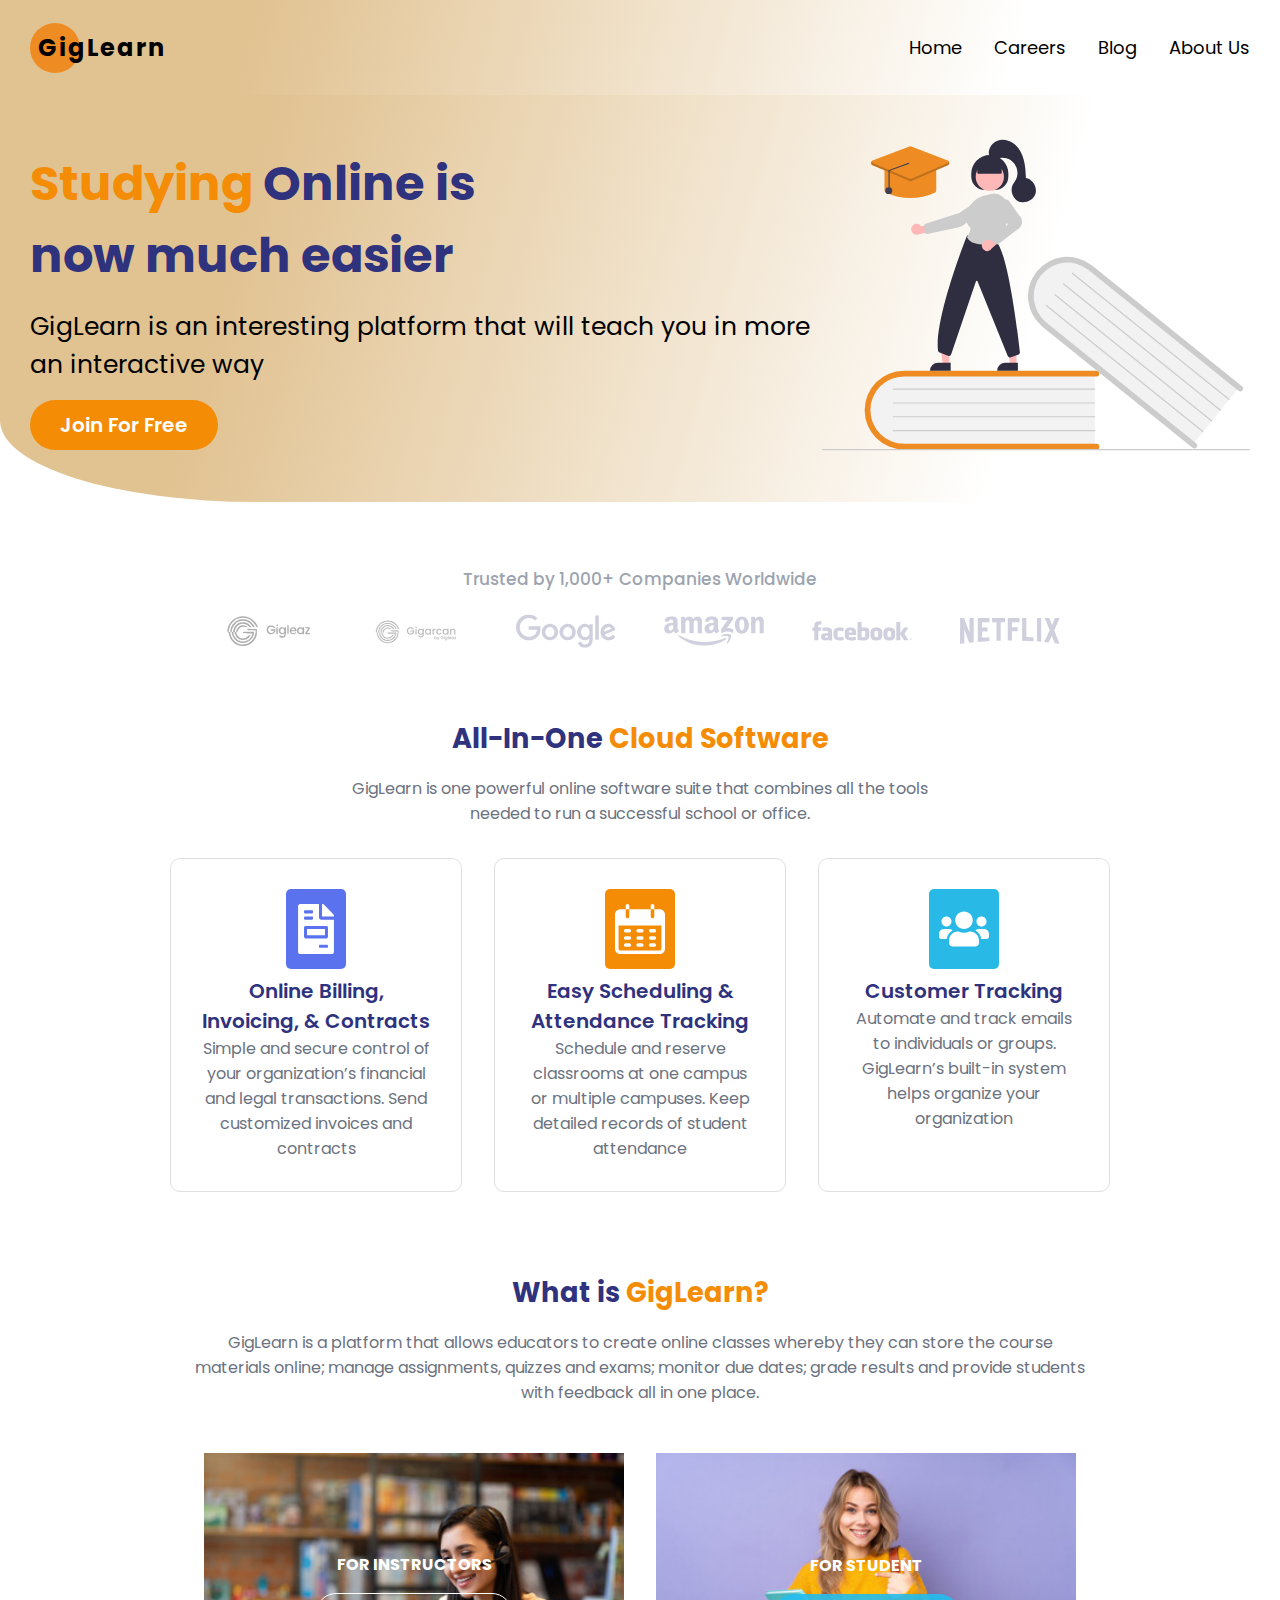
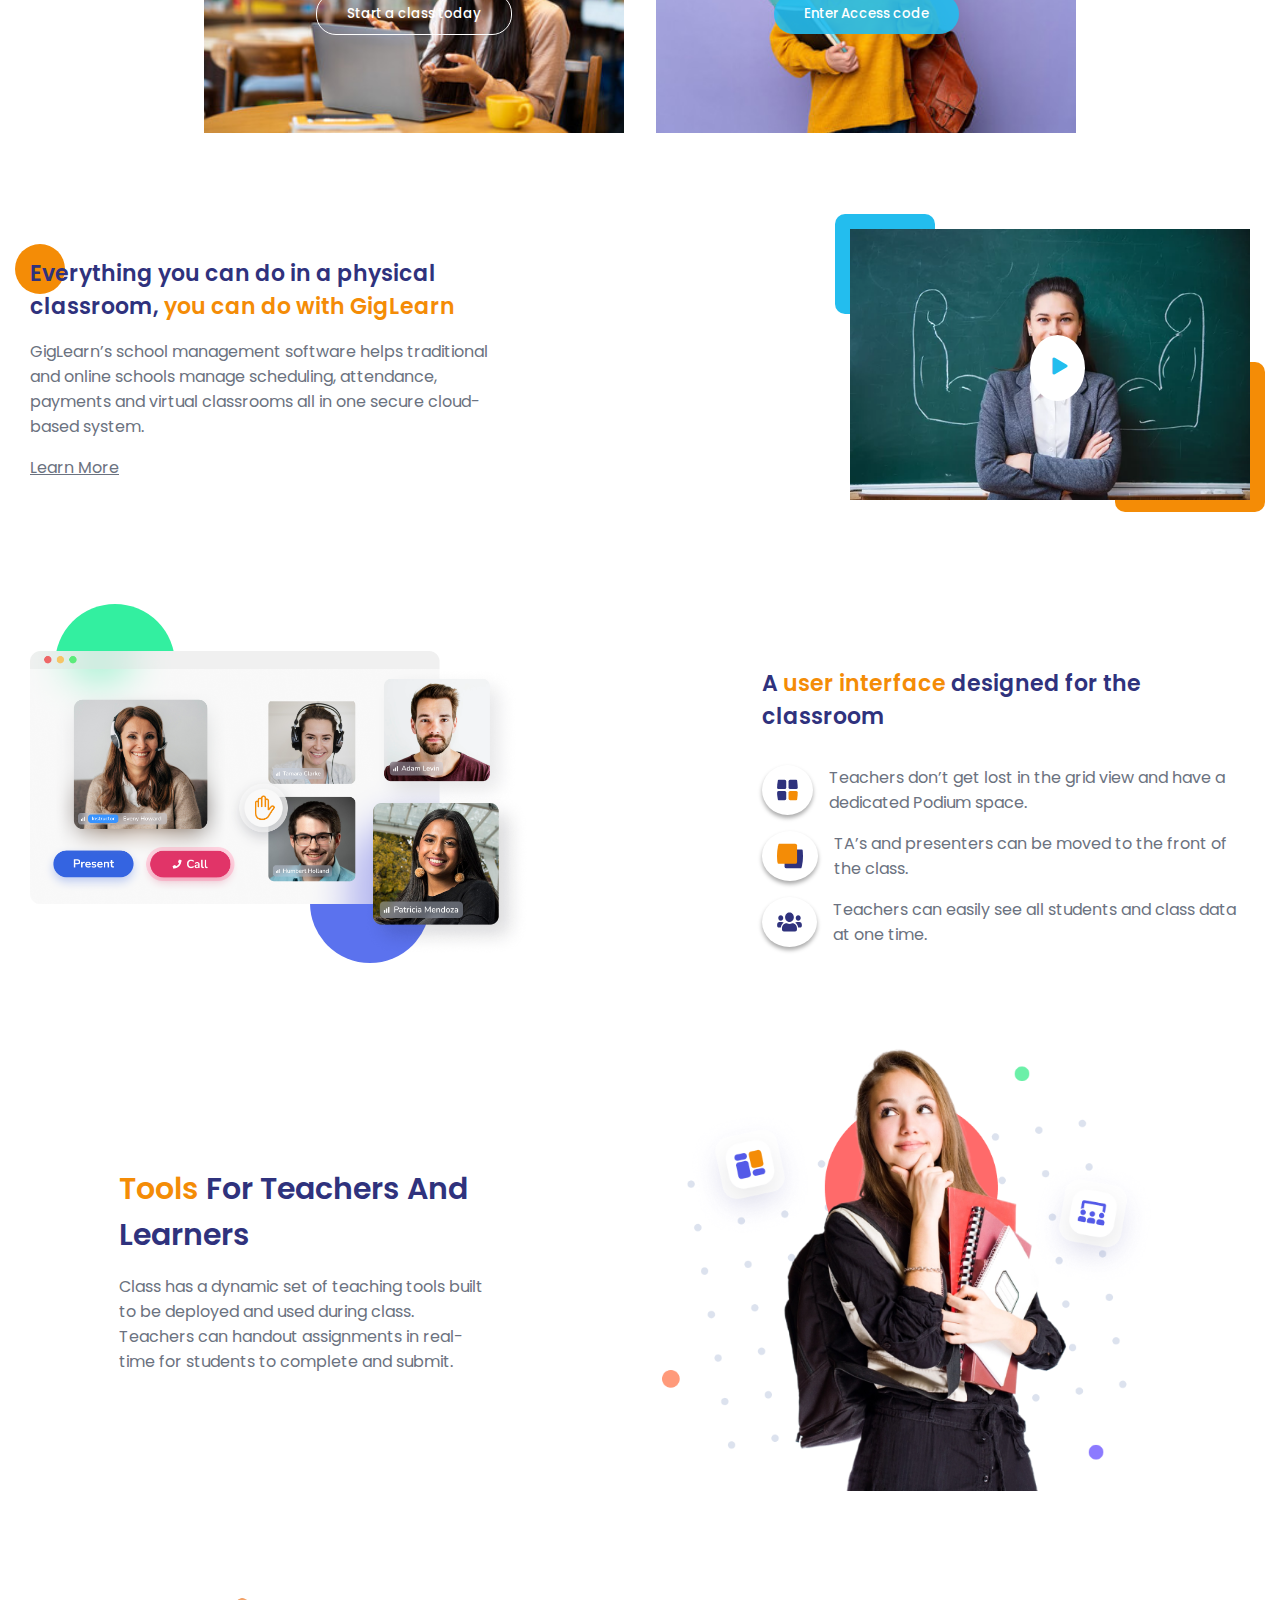
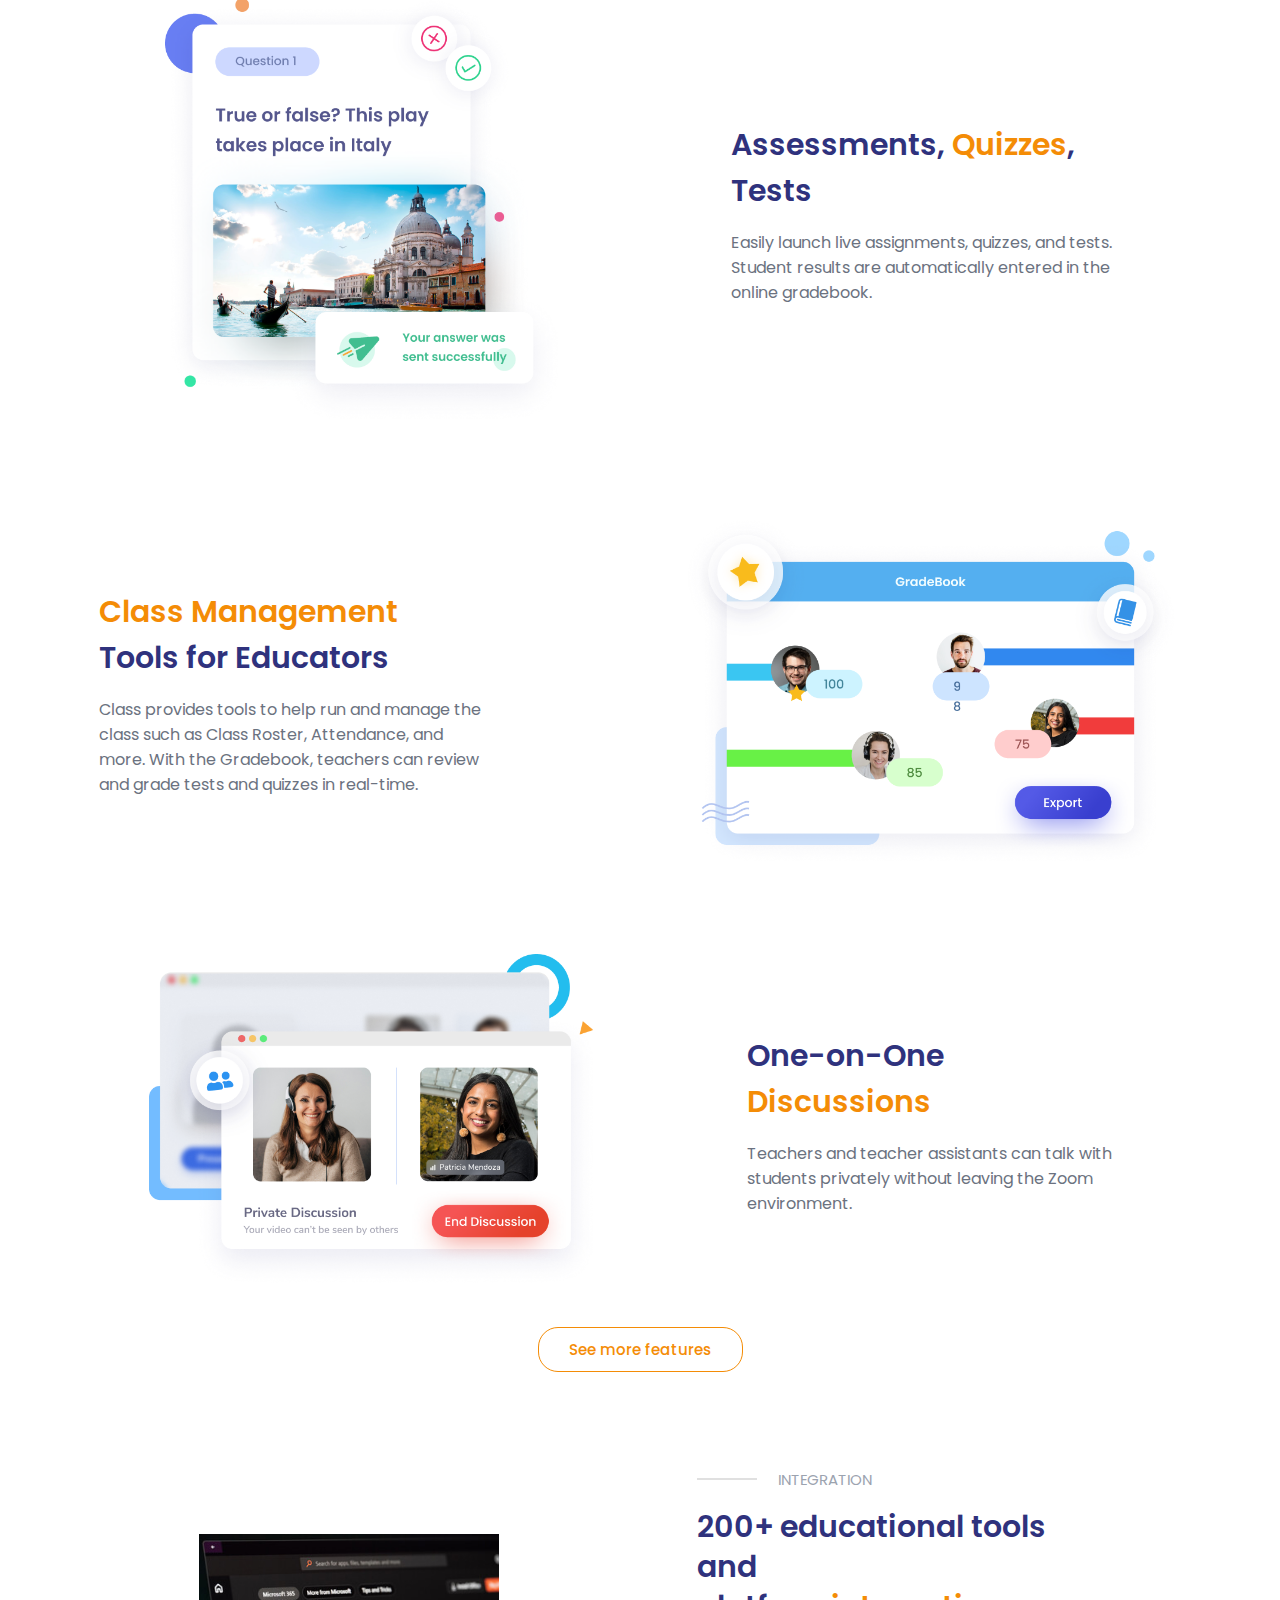
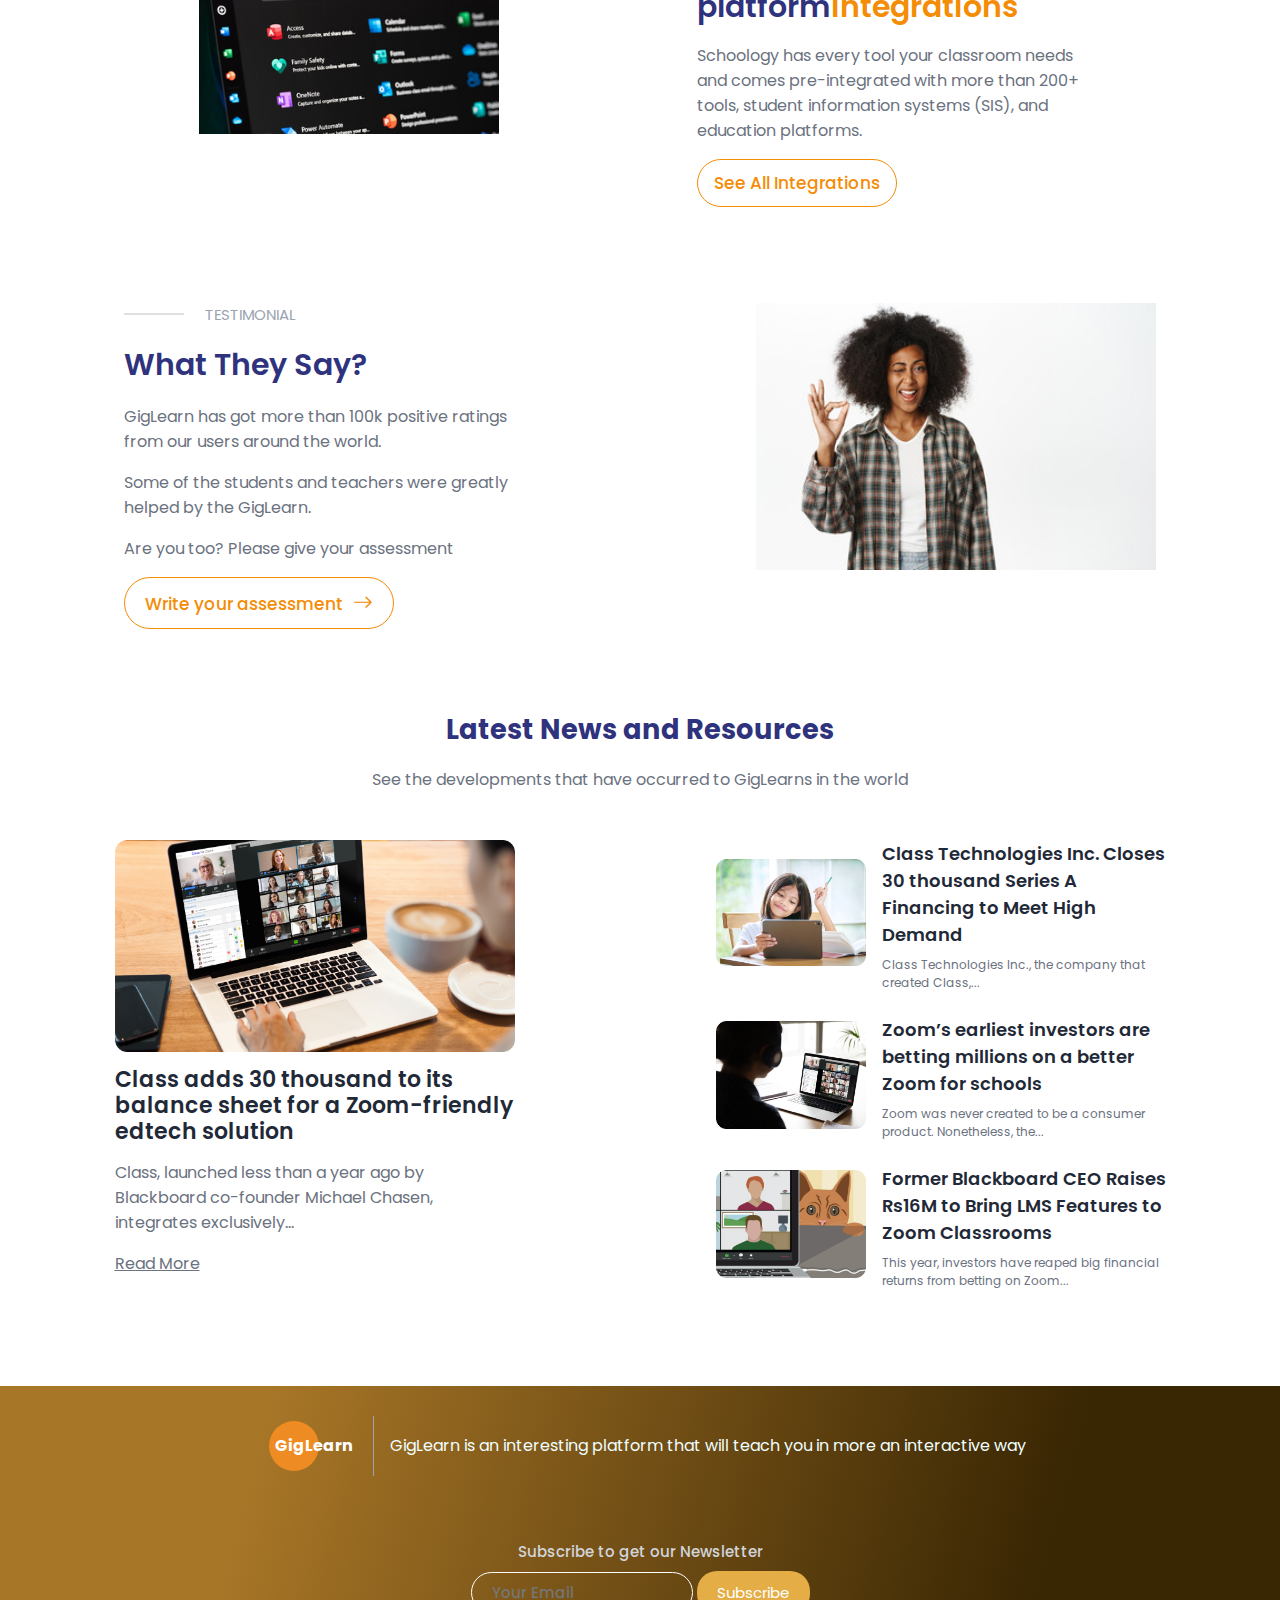
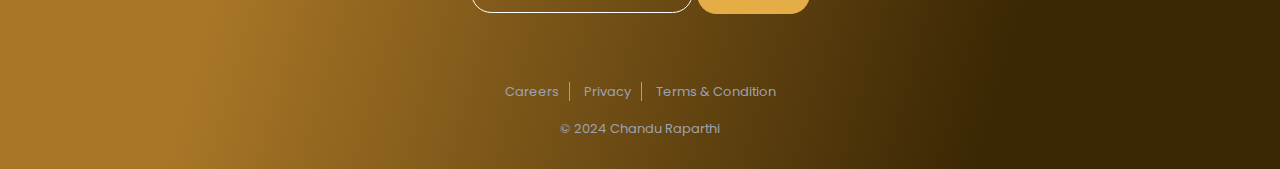
<file: index.html>
<!DOCTYPE html>
<html lang="en">
  <head>
    <meta charset="UTF-8" />
    <meta http-equiv="X-UA-Compatible" content="IE=edge" />
    <meta name="viewport" content="width=device-width, initial-scale=1.0" />
    <title>GigLearn - Educational Website</title>
    <link rel="icon" type="image/png" href="/images/favicon.ico" />

    <!-- google font link  -->
    <link
      href="https://fonts.googleapis.com/css2?family=Poppins:wght@400;500;600;700& amp;display=swap"
      rel="stylesheet"
    />

    <!-- custom css file  -->
    <link rel="stylesheet" href="css/style.css" />

    <!-- bootstrap icon link  -->
    <link
      rel="stylesheet"
      href="https://cdn.jsdelivr.net/npm/bootstrap-icons@1.10.5/font/bootstrap-icons.css"
    />
  </head>
  <body>
    <!-- navbar starts  -->
    <header>
      <nav class="navbar bg-cream">
        <div class="logo">
          <div class="square"></div>
          <h4>GigLearn</h4>
        </div>
        <ul class="nav-list">
          <li><a href="index.html">Home</a></li>
          <li><a href="Careers.html">Careers</a></li>
          <li><a href="">Blog</a></li>
          <li><a href="">About Us</a></li>
          <!-- <button class="login">Login</button>
          <button class="signup">Sign Up</button> -->
        </ul>
        <div class="hamburger">
          <div class="line line-1"></div>
          <div class="line line-2"></div>
          <div class="line lin2-3"></div>
        </div>
      </nav>
    </header>

    <!-- hero section starts  -->
    <section class="hero bg-cream">
      <div class="main">
        <div class="hero-content">
          <h2>
            <span>Studying</span> Online is <br />
            now much easier
          </h2>
          <p>
            GigLearn is an interesting platform that will teach you in more an
            interactive way
          </p>
          <div class="buttons">
            <button type="button">Join For Free</button>
          </div>
        </div>
        <div class="img">
          <img style="height: 400px;" src="images/undraw_education_f8ru (1).svg" alt="" />
        </div>
      </div>
    </section>

    <!-- partner section starts  -->
    <section class="partner">
      <p>Trusted by 1,000+ Companies Worldwide</p>
      <div class="img">
        <img src="images/gigleaz.svg" alt="" />
        <img src="images/gigarcan.svg" alt="" />
        <img src="images/google.svg" alt="" />
        <img src="images/amazon.svg" alt="" />
        <img src="images/facebook.svg" alt="" />
        <img src="images/netflix.svg" alt="" />
      </div>
    </section>

    <!-- feature section starts  -->
    <section class="feature mt-4">
      <div class="heading">
        <h4>All-In-One <span>Cloud Software</span></h4>
        <p>
          GigLearn is one powerful online software suite that combines all the
          tools <br />
          needed to run a successful school or office.
        </p>
      </div>
      <div class="feature-card">
        <div class="card">
          <svg
            viewBox="0 0 33 46"
            fill="none"
            xmlns="http://www.w3.org/2000/svg"
            class="text-white"
          >
            <path
              d="M24.75 23H8.25V28.75H24.75V23ZM32.3984 9.43359L23.9852 0.628906C23.5984 0.224609 23.0742 0 22.5242 0H22V11.5H33V10.952C33 10.3859 32.7852 9.83789 32.3984 9.43359ZM19.25 12.2188V0H2.0625C0.919531 0 0 0.961328 0 2.15625V43.8438C0 45.0387 0.919531 46 2.0625 46H30.9375C32.0805 46 33 45.0387 33 43.8438V14.375H21.3125C20.1781 14.375 19.25 13.4047 19.25 12.2188ZM5.5 6.46875C5.5 6.07164 5.80766 5.75 6.1875 5.75H13.0625C13.4423 5.75 13.75 6.07164 13.75 6.46875V7.90625C13.75 8.30336 13.4423 8.625 13.0625 8.625H6.1875C5.80766 8.625 5.5 8.30336 5.5 7.90625V6.46875ZM5.5 12.2188C5.5 11.8216 5.80766 11.5 6.1875 11.5H13.0625C13.4423 11.5 13.75 11.8216 13.75 12.2188V13.6562C13.75 14.0534 13.4423 14.375 13.0625 14.375H6.1875C5.80766 14.375 5.5 14.0534 5.5 13.6562V12.2188ZM27.5 39.5312C27.5 39.9284 27.1923 40.25 26.8125 40.25H19.9375C19.5577 40.25 19.25 39.9284 19.25 39.5312V38.0938C19.25 37.6966 19.5577 37.375 19.9375 37.375H26.8125C27.1923 37.375 27.5 37.6966 27.5 38.0938V39.5312ZM27.5 21.5625V30.1875C27.5 30.9817 26.8847 31.625 26.125 31.625H6.875C6.11531 31.625 5.5 30.9817 5.5 30.1875V21.5625C5.5 20.7683 6.11531 20.125 6.875 20.125H26.125C26.8847 20.125 27.5 20.7683 27.5 21.5625Z"
              fill="white"
            ></path>
          </svg>
          <h4>Online Billing, Invoicing, & Contracts</h4>
          <p>
            Simple and secure control of your organization’s financial and legal
            transactions. Send customized invoices and contracts
          </p>
        </div>
        <div class="card">
          <svg
            viewBox="0 0 48 48"
            fill="none"
            xmlns="http://www.w3.org/2000/svg"
            class="text-white"
          >
            <path
              d="M12 0C11.0532 0 10.2857 0.767511 10.2857 1.71432V5.14285H13.7142V1.71432C13.7142 0.767511 12.9467 0 12 0Z"
              fill="white"
            ></path>
            <path
              d="M36 0C35.0532 0 34.2856 0.767511 34.2856 1.71432V5.14285H37.7142V1.71432C37.7143 0.767511 36.9468 0 36 0Z"
              fill="white"
            ></path>
            <path
              d="M42.8571 5.14282H37.7143V12C37.7143 12.9468 36.9468 13.7143 36 13.7143C35.0532 13.7143 34.2857 12.9468 34.2857 12V5.14282H13.7142V12C13.7142 12.9468 12.9467 13.7143 11.9999 13.7143C11.0531 13.7143 10.2856 12.9468 10.2856 12V5.14282H5.14285C2.30253 5.14282 0 7.44535 0 10.2857V42.8571C0 45.6974 2.30253 48 5.14285 48H42.8571C45.6975 48 48 45.6974 48 42.8571V10.2857C48 7.44535 45.6975 5.14282 42.8571 5.14282ZM44.5714 42.8571C44.5714 43.8039 43.8039 44.5714 42.857 44.5714H5.14285C4.19605 44.5714 3.42854 43.8039 3.42854 42.8571V20.5714H44.5714V42.8571Z"
              fill="white"
            ></path>
            <path
              d="M13.7142 23.9999H10.2857C9.33889 23.9999 8.57138 24.7674 8.57138 25.7142C8.57138 26.661 9.33889 27.4285 10.2857 27.4285H13.7142C14.661 27.4285 15.4285 26.661 15.4285 25.7142C15.4285 24.7674 14.661 23.9999 13.7142 23.9999Z"
              fill="white"
            ></path>
            <path
              d="M25.7143 23.9999H22.2857C21.3389 23.9999 20.5714 24.7674 20.5714 25.7142C20.5714 26.661 21.3389 27.4285 22.2857 27.4285H25.7143C26.6611 27.4285 27.4286 26.661 27.4286 25.7142C27.4286 24.7674 26.6611 23.9999 25.7143 23.9999Z"
              fill="white"
            ></path>
            <path
              d="M37.7143 23.9999H34.2857C33.3389 23.9999 32.5714 24.7674 32.5714 25.7142C32.5714 26.661 33.3389 27.4285 34.2857 27.4285H37.7143C38.6611 27.4285 39.4286 26.661 39.4286 25.7142C39.4286 24.7674 38.661 23.9999 37.7143 23.9999Z"
              fill="white"
            ></path>
            <path
              d="M13.7142 30.8571H10.2857C9.33889 30.8571 8.57138 31.6246 8.57138 32.5714C8.57138 33.5182 9.33889 34.2857 10.2857 34.2857H13.7142C14.661 34.2857 15.4285 33.5182 15.4285 32.5714C15.4285 31.6246 14.661 30.8571 13.7142 30.8571Z"
              fill="white"
            ></path>
            <path
              d="M25.7143 30.8571H22.2857C21.3389 30.8571 20.5714 31.6246 20.5714 32.5714C20.5714 33.5182 21.3389 34.2857 22.2857 34.2857H25.7143C26.6611 34.2857 27.4286 33.5182 27.4286 32.5714C27.4286 31.6246 26.6611 30.8571 25.7143 30.8571Z"
              fill="white"
            ></path>
            <path
              d="M37.7143 30.8571H34.2857C33.3389 30.8571 32.5714 31.6246 32.5714 32.5714C32.5714 33.5182 33.3389 34.2857 34.2857 34.2857H37.7143C38.6611 34.2857 39.4286 33.5182 39.4286 32.5714C39.4285 31.6246 38.661 30.8571 37.7143 30.8571Z"
              fill="white"
            ></path>
            <path
              d="M13.7142 37.7142H10.2857C9.33889 37.7142 8.57138 38.4817 8.57138 39.4286C8.57138 40.3754 9.33889 41.1428 10.2857 41.1428H13.7142C14.661 41.1428 15.4285 40.3753 15.4285 39.4284C15.4285 38.4816 14.661 37.7142 13.7142 37.7142Z"
              fill="white"
            ></path>
            <path
              d="M25.7143 37.7142H22.2857C21.3389 37.7142 20.5714 38.4817 20.5714 39.4285C20.5714 40.3754 21.3389 41.1429 22.2857 41.1429H25.7143C26.6611 41.1429 27.4286 40.3754 27.4286 39.4285C27.4286 38.4817 26.6611 37.7142 25.7143 37.7142Z"
              fill="white"
            ></path>
            <path
              d="M37.7143 37.7142H34.2857C33.3389 37.7142 32.5714 38.4817 32.5714 39.4285C32.5714 40.3754 33.3389 41.1429 34.2857 41.1429H37.7143C38.6611 41.1429 39.4286 40.3754 39.4286 39.4285C39.4286 38.4817 38.661 37.7142 37.7143 37.7142Z"
              fill="white"
            ></path>
          </svg>
          <h4>Easy Scheduling & Attendance Tracking</h4>
          <p>
            Schedule and reserve classrooms at one campus or multiple campuses.
            Keep detailed records of student attendance
          </p>
        </div>
        <div class="card">
          <svg
            viewBox="0 0 55 44"
            fill="none"
            xmlns="http://www.w3.org/2000/svg"
            class="text-white"
          >
            <path
              d="M8.25 19.25C11.2836 19.25 13.75 16.7836 13.75 13.75C13.75 10.7164 11.2836 8.25 8.25 8.25C5.21641 8.25 2.75 10.7164 2.75 13.75C2.75 16.7836 5.21641 19.25 8.25 19.25ZM46.75 19.25C49.7836 19.25 52.25 16.7836 52.25 13.75C52.25 10.7164 49.7836 8.25 46.75 8.25C43.7164 8.25 41.25 10.7164 41.25 13.75C41.25 16.7836 43.7164 19.25 46.75 19.25ZM49.5 22H44C42.4875 22 41.1211 22.6102 40.1242 23.5984C43.5875 25.4977 46.0453 28.9266 46.5781 33H52.25C53.7711 33 55 31.7711 55 30.25V27.5C55 24.4664 52.5336 22 49.5 22ZM27.5 22C32.8195 22 37.125 17.6945 37.125 12.375C37.125 7.05547 32.8195 2.75 27.5 2.75C22.1805 2.75 17.875 7.05547 17.875 12.375C17.875 17.6945 22.1805 22 27.5 22ZM34.1 24.75H33.3867C31.5992 25.6094 29.6141 26.125 27.5 26.125C25.3859 26.125 23.4094 25.6094 21.6133 24.75H20.9C15.4344 24.75 11 29.1844 11 34.65V37.125C11 39.4023 12.8477 41.25 15.125 41.25H39.875C42.1523 41.25 44 39.4023 44 37.125V34.65C44 29.1844 39.5656 24.75 34.1 24.75ZM14.8758 23.5984C13.8789 22.6102 12.5125 22 11 22H5.5C2.46641 22 0 24.4664 0 27.5V30.25C0 31.7711 1.22891 33 2.75 33H8.41328C8.95469 28.9266 11.4125 25.4977 14.8758 23.5984Z"
              fill="white"
            ></path>
          </svg>
          <h4>Customer Tracking</h4>
          <p>
            Automate and track emails to individuals or groups. GigLearn’s
            built-in system helps organize your organization
          </p>
        </div>
      </div>
    </section>

    <!-- intro section starts  -->
    <section class="intro mt-5">
      <div class="heading">
        <h4>What is <span>GigLearn?</span></h4>
        <p>
          GigLearn is a platform that allows educators to create online classes
          whereby they can store the course materials online; manage
          assignments, quizzes and exams; monitor due dates; grade results and
          provide students with feedback all in one place.
        </p>
      </div>
      <div class="container">
        <div class="instructor platform">
          <h4>FOR INSTRUCTORS</h4>
          <button>Start a class today</button>
        </div>
        <div class="student platform">
          <h4>FOR STUDENT</h4>
          <button>Enter Access code</button>
        </div>
      </div>
    </section>

    <!-- everything section starts -->
    <section class="everything mt-6">
      <div class="main">
        <div class="content">
          <div class="orange-circle"></div>
          <h4>
            Everything you can do in a physical classroom,
            <span>you can do with GigLearn</span>
          </h4>
          <p>
            GigLearn’s school management software helps traditional and online
            schools manage scheduling, attendance, payments and virtual
            classrooms all in one secure cloud-based system.
          </p>
          <a href="">Learn More</a>
        </div>
        <div class="img">
          <div class="blue"></div>
          <div class="orange"></div>
          <img src="images/teaching.webp" alt="" />
          <div class="play">
            <i class="bi bi-play-fill"></i>
          </div>
        </div>
      </div>
    </section>

    <!-- ui section starts  -->
    <section class="user-interface">
      <div class="main">
        <div class="img">
          <img src="images/vcall.png" class="vcall" alt="" />
          <div class="green"></div>
          <div class="blue"></div>
        </div>
        <div class="content">
          <h4>A <span> user interface</span> designed for the classroom</h4>
          <ul class="list">
            <li>
              <svg
                viewBox="0 0 27 26"
                fill="none"
                xmlns="http://www.w3.org/2000/svg"
                class="w-4 h-4"
              >
                <rect
                  width="11.8182"
                  height="11.8182"
                  rx="2"
                  fill="#2F327D"
                ></rect>
                <rect
                  y="14.1816"
                  width="11.8182"
                  height="11.8182"
                  rx="2"
                  fill="#2F327D"
                ></rect>
                <rect
                  x="14.7727"
                  width="11.8182"
                  height="11.8182"
                  rx="2"
                  fill="#2F327D"
                ></rect>
                <rect
                  x="14.7727"
                  y="14.1816"
                  width="11.8182"
                  height="11.8182"
                  rx="2"
                  fill="#F48C06"
                ></rect>
              </svg>
              <p>
                Teachers don’t get lost in the grid view and have a dedicated
                Podium space.
              </p>
            </li>
            <li>
              <svg
                viewBox="0 0 28 26"
                fill="none"
                xmlns="http://www.w3.org/2000/svg"
                class="w-4 h-4"
              >
                <rect
                  x="8"
                  y="6"
                  width="20"
                  height="20"
                  rx="2"
                  fill="#2F327D"
                ></rect>
                <rect
                  width="21.2245"
                  height="21.2245"
                  rx="2"
                  fill="#F48C06"
                ></rect>
              </svg>
              <p>TA’s and presenters can be moved to the front of the class.</p>
            </li>
            <li>
              <svg
                viewBox="0 0 30 26"
                fill="none"
                xmlns="http://www.w3.org/2000/svg"
                class="w-4 h-4"
              >
                <path
                  d="M4.5 11.375C6.15469 11.375 7.5 9.91758 7.5 8.125C7.5 6.33242 6.15469 4.875 4.5 4.875C2.84531 4.875 1.5 6.33242 1.5 8.125C1.5 9.91758 2.84531 11.375 4.5 11.375ZM25.5 11.375C27.1547 11.375 28.5 9.91758 28.5 8.125C28.5 6.33242 27.1547 4.875 25.5 4.875C23.8453 4.875 22.5 6.33242 22.5 8.125C22.5 9.91758 23.8453 11.375 25.5 11.375ZM27 13H24C23.175 13 22.4297 13.3605 21.8859 13.9445C23.775 15.0668 25.1156 17.093 25.4062 19.5H28.5C29.3297 19.5 30 18.7738 30 17.875V16.25C30 14.4574 28.6547 13 27 13ZM15 13C17.9016 13 20.25 10.4559 20.25 7.3125C20.25 4.16914 17.9016 1.625 15 1.625C12.0984 1.625 9.75 4.16914 9.75 7.3125C9.75 10.4559 12.0984 13 15 13ZM18.6 14.625H18.2109C17.2359 15.1328 16.1531 15.4375 15 15.4375C13.8469 15.4375 12.7688 15.1328 11.7891 14.625H11.4C8.41875 14.625 6 17.2453 6 20.475V21.9375C6 23.2832 7.00781 24.375 8.25 24.375H21.75C22.9922 24.375 24 23.2832 24 21.9375V20.475C24 17.2453 21.5812 14.625 18.6 14.625ZM8.11406 13.9445C7.57031 13.3605 6.825 13 6 13H3C1.34531 13 0 14.4574 0 16.25V17.875C0 18.7738 0.670312 19.5 1.5 19.5H4.58906C4.88438 17.093 6.225 15.0668 8.11406 13.9445Z"
                  fill="#2F327D"
                ></path>
              </svg>
              <p>
                Teachers can easily see all students and class data at one time.
              </p>
            </li>
          </ul>
        </div>
      </div>
    </section>

    <!-- tool section starts  -->
    <section class="tool mt-5">
      <div class="main">
        <div class="content">
          <h4><span>Tools</span> For Teachers And Learners</h4>
          <p>
            Class has a dynamic set of teaching tools built to be deployed and
            used during class. Teachers can handout assignments in real-time for
            students to complete and submit.
          </p>
        </div>
        <div class="img">
          <img src="images/girl-with-books.png" alt="" />
        </div>
      </div>
    </section>

    <!-- test section starts  -->
    <section class="test mt-6">
      <div class="main">
        <div class="img">
          <img src="images/true-false.png" alt="" />
        </div>
        <div class="content">
          <h4>Assessments, <span>Quizzes</span>, Tests</h4>
          <p>
            Easily launch live assignments, quizzes, and tests. Student results
            are automatically entered in the online gradebook.
          </p>
        </div>
      </div>
    </section>

    <!-- management section starts  -->
    <section class="management mt-5">
      <div class="main">
        <div class="content">
          <h4><span>Class Management</span> Tools for Educators</h4>
          <p>
            Class provides tools to help run and manage the class such as Class
            Roster, Attendance, and more. With the Gradebook, teachers can
            review and grade tests and quizzes in real-time.
          </p>
        </div>
        <div class="img">
          <img src="images/gradebook.png" alt="" />
        </div>
      </div>
    </section>

    <!-- discussion section starts  -->
    <section class="discussion mt-5">
      <div class="main">
        <div class="img">
          <img src="images/discussion.png" alt="" />
        </div>
        <div class="content">
          <h4>One-on-One<span> Discussions</span></h4>
          <p>
            Teachers and teacher assistants can talk with students privately
            without leaving the Zoom environment.
          </p>
        </div>
      </div>
    </section>
    <div class="btn mt-2">
      <button class="more">See more features</button>
    </div>

    <!-- integration section starts  -->
    <section class="integration mt-6">
      <div class="main">
        <div class="img">
          <img src="images/ms office.jpg" alt="" />
        </div>
        <div class="content">
          <small
            ><div class="line"></div>
            INTEGRATION</small
          >
          <h4>200+ educational tools and platform<span>integrations</span></h4>
          <p>
            Schoology has every tool your classroom needs and comes
            pre-integrated with more than 200+ tools, student information
            systems (SIS), and education platforms.
          </p>
          <button>See All Integrations</button>
        </div>
      </div>
    </section>

    <!-- testimonial section starts  -->
    <section class="testimonial mt-6">
      <div class="main">
        <div class="content">
          <small
            ><div class="line"></div>
            TESTIMONIAL</small
          >
          <h4>What They Say?</h4>
          <p>
            GigLearn has got more than 100k positive ratings from our users
            around the world.
          </p>
          <p>
            Some of the students and teachers were greatly helped by the
            GigLearn.
          </p>
          <p>Are you too? Please give your assessment</p>
          <button>
            Write your assessment<i class="bi bi-arrow-right"></i>
          </button>
        </div>
        <div class="img">
          <img src="images/compliment.jpg" alt="" />
        </div>
      </div>
    </section>

    <!-- blog section starts  -->
    <section class="blog mt-5">
      <div class="heading">
        <h4>Latest News and Resources</h4>
        <p>See the developments that have occurred to GigLearns in the world</p>
      </div>
      <div class="blog-container">
        <div class="main-blog">
          <div class="blog-img">
            <img src="images/laptop-news.png" alt="" />
          </div>
          <div class="blog-content">
            <h4>
              Class adds 30 thousand to its balance sheet for a Zoom-friendly
              edtech solution
            </h4>
            <p>
              Class, launched less than a year ago by Blackboard co-founder
              Michael Chasen, integrates exclusively...
            </p>
            <a href="">Read More</a>
          </div>
        </div>
        <div class="blog-post">
          <div class="post">
            <div class="img">
              <img src="images/children-laptop.png" alt="" />
            </div>
            <div class="blog-content">
              <h4>
                Class Technologies Inc. Closes 30 thousand Series A Financing to
                Meet High Demand
              </h4>
              <p>Class Technologies Inc., the company that created Class,...</p>
            </div>
          </div>
          <div class="post">
            <div class="img">
              <img src="images/girl-laptop.png" alt="" />
            </div>
            <div class="blog-content">
              <h4>
                Zoom’s earliest investors are betting millions on a better Zoom
                for schools
              </h4>
              <p>
                Zoom was never created to be a consumer product. Nonetheless,
                the...
              </p>
            </div>
          </div>
          <div class="post">
            <div class="img">
              <img src="images/cat-laptop.png" alt="" />
            </div>
            <div class="blog-content">
              <h4>
                Former Blackboard CEO Raises Rs16M to Bring LMS Features to Zoom
                Classrooms
              </h4>
              <p>
                This year, investors have reaped big financial returns from
                betting on Zoom...
              </p>
            </div>
          </div>
        </div>
      </div>
    </section>

    <!-- footer section starts  -->
    <footer class="mt-6">
      <div class="edu-logo">
        <div class="logo">
          <div class="square"></div>
          <h4>GigLearn</h4>
        </div>
        <div class="v-line"></div>
        <p style="color: azure">
          GigLearn is an interesting platform that will teach you in more an
          interactive way
        </p>
      </div>
      <div class="subscribe-letter mt-4">
        <h5>Subscribe to get our Newsletter</h5>
        <div class="form">
          <input type="text" placeholder="Your Email" />
          <button>Subscribe</button>
        </div>
      </div>
      <div class="links mt-4">
        <a href="">Careers</a>
        <a href="">Privacy</a>
        <a href="">Terms & Condition</a>
      </div>
      <div class="copyright">
        <p>&copy; 2024 Chandu Raparthi</p>
      </div>
    </footer>

    <script>
      let hamburgerbtn = document.querySelector(".hamburger");
      let nav_list = document.querySelector(".nav-list");
      hamburgerbtn.addEventListener("click", () => {
        hamburgerbtn.classList.toggle("active");
        nav_list.classList.toggle("active");
      });
    </script>
    <button class="back-to-top"><i class="bi bi-arrow-up"></i></button>

    <script src="Js/back-to-top.js"></script>
  </body>
</html>
</file>
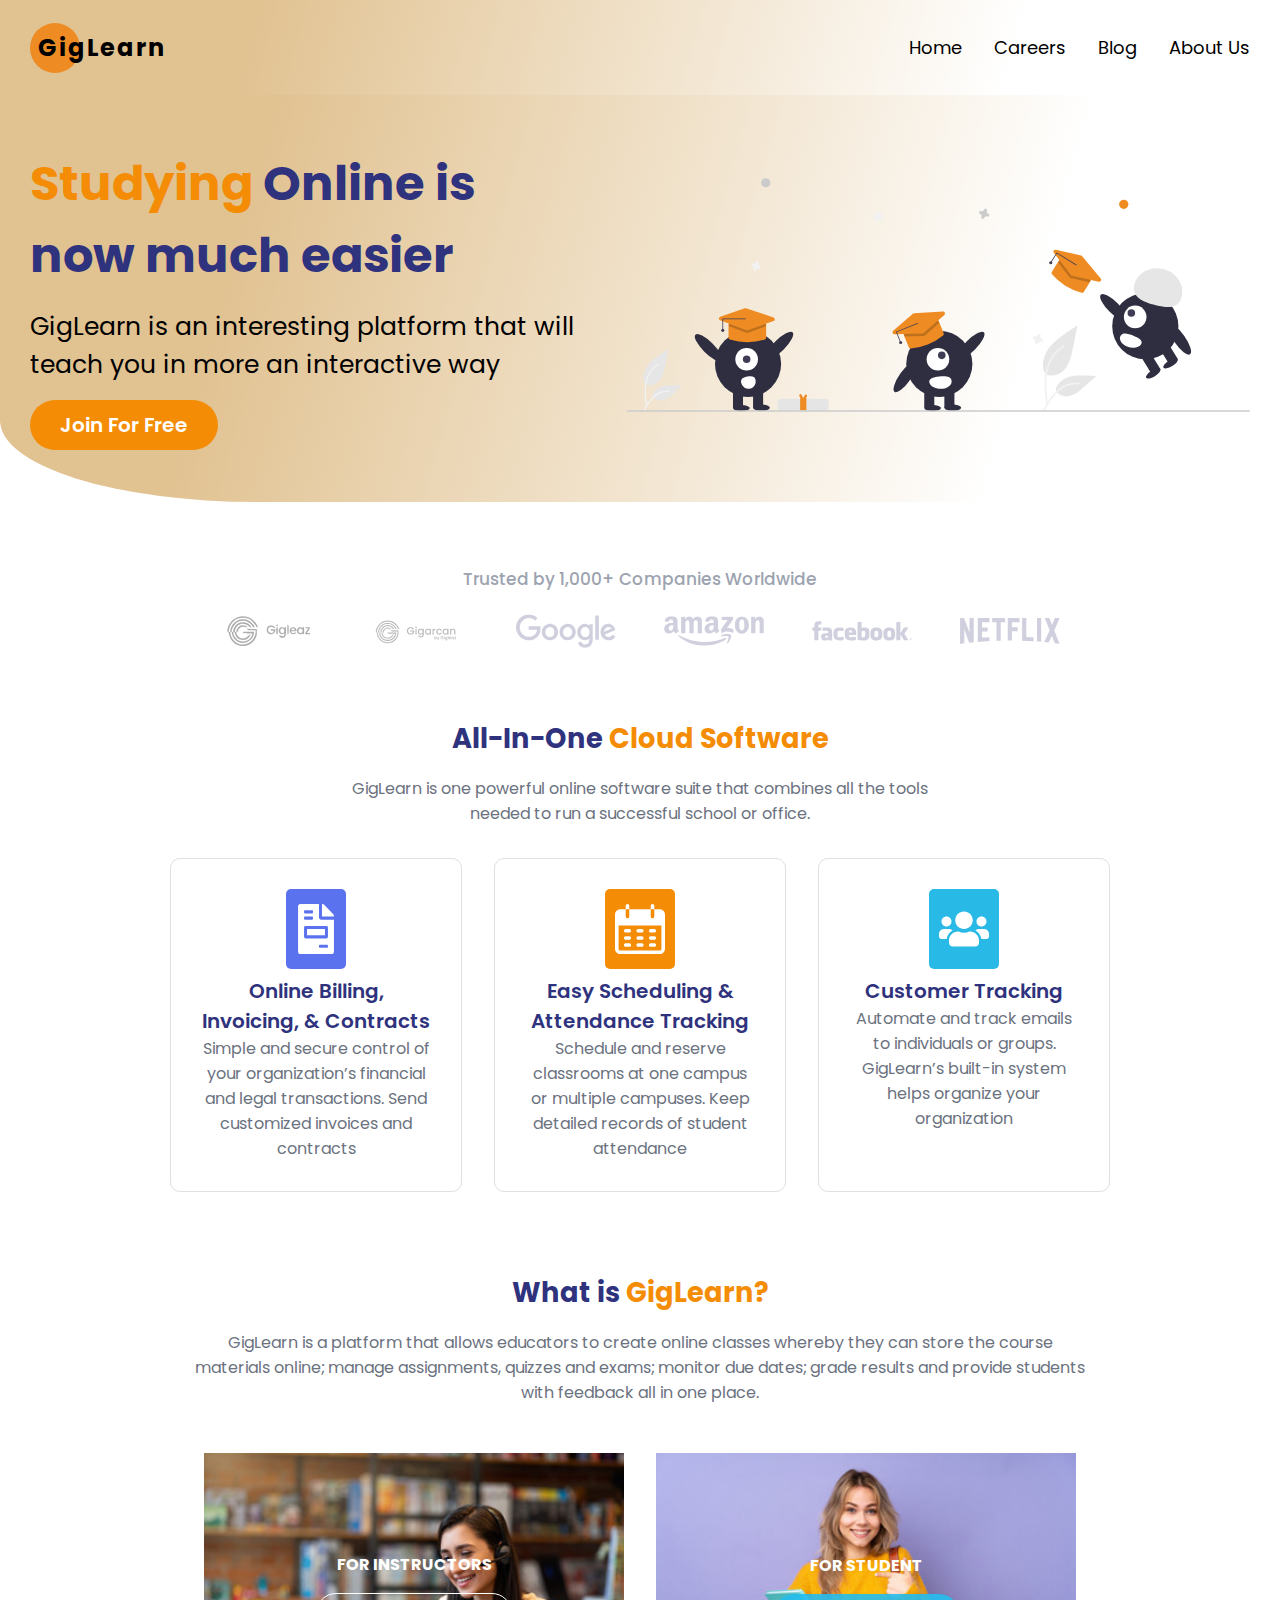
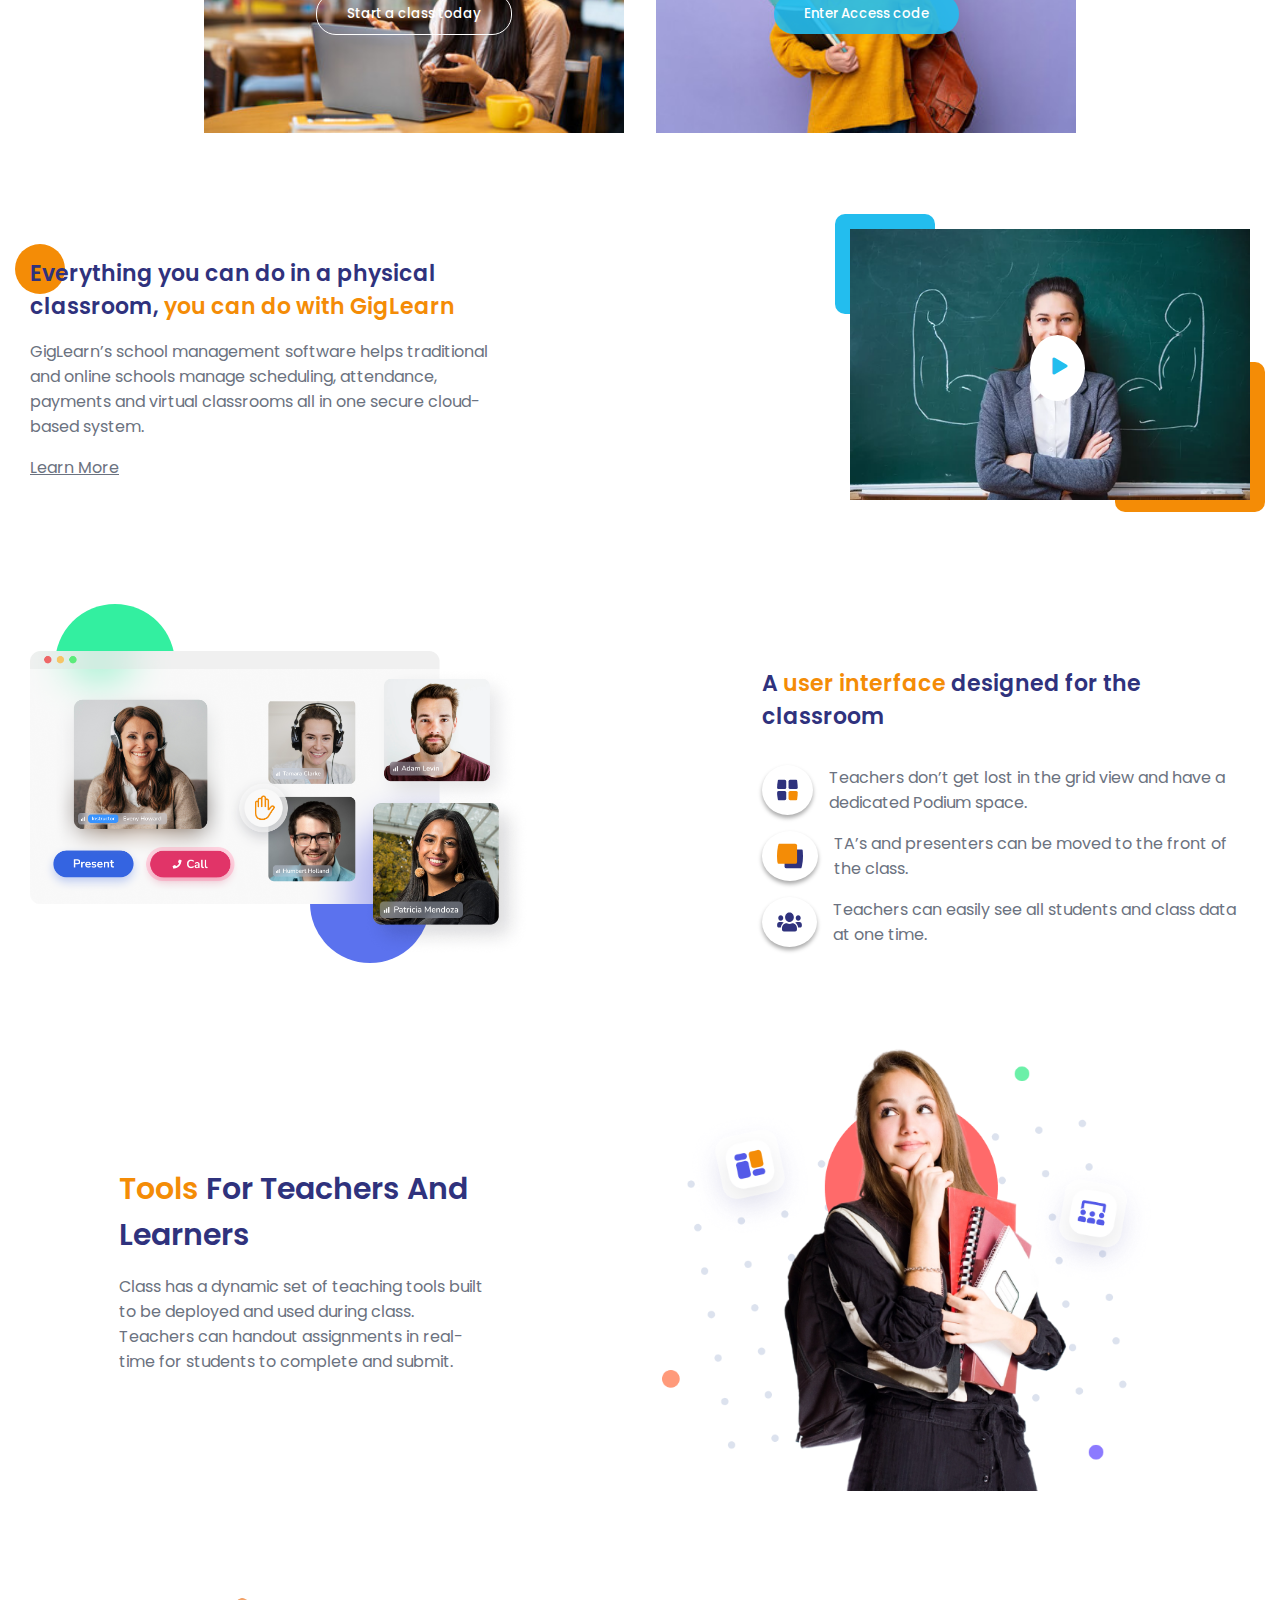
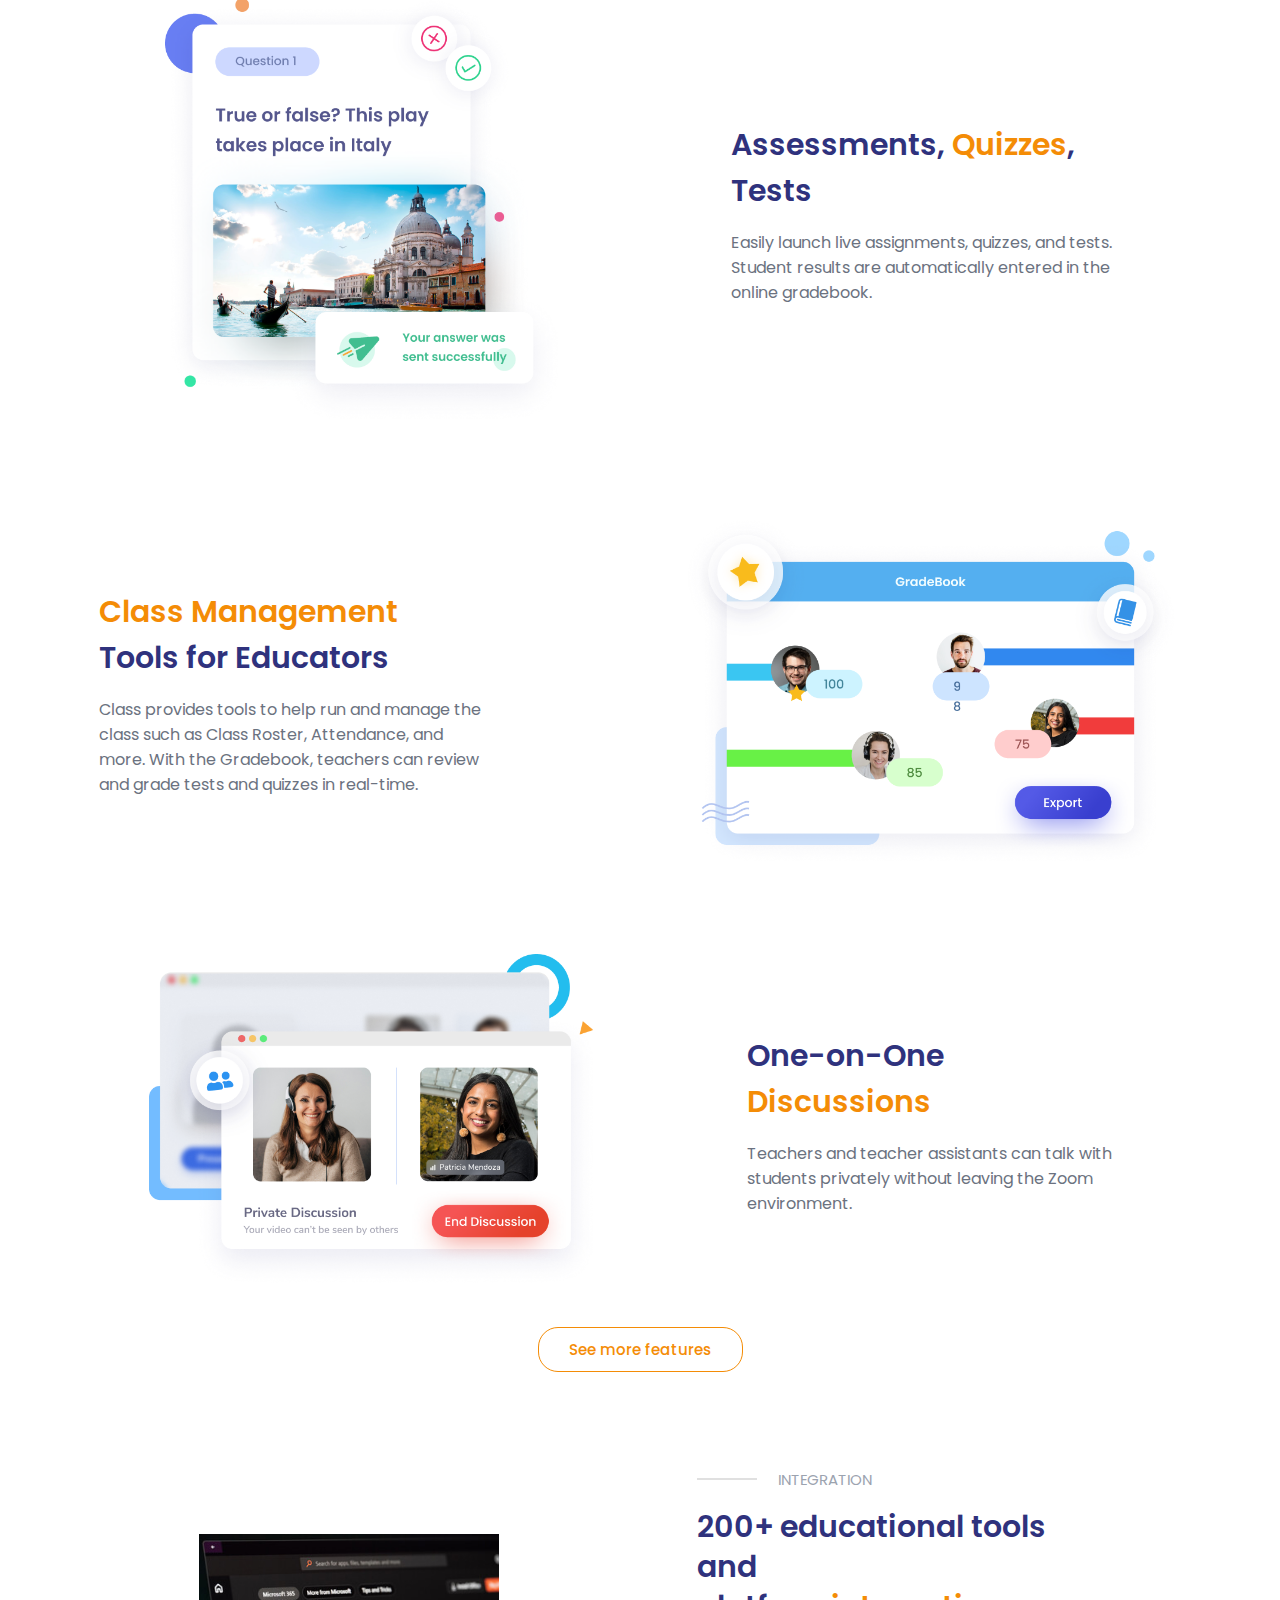
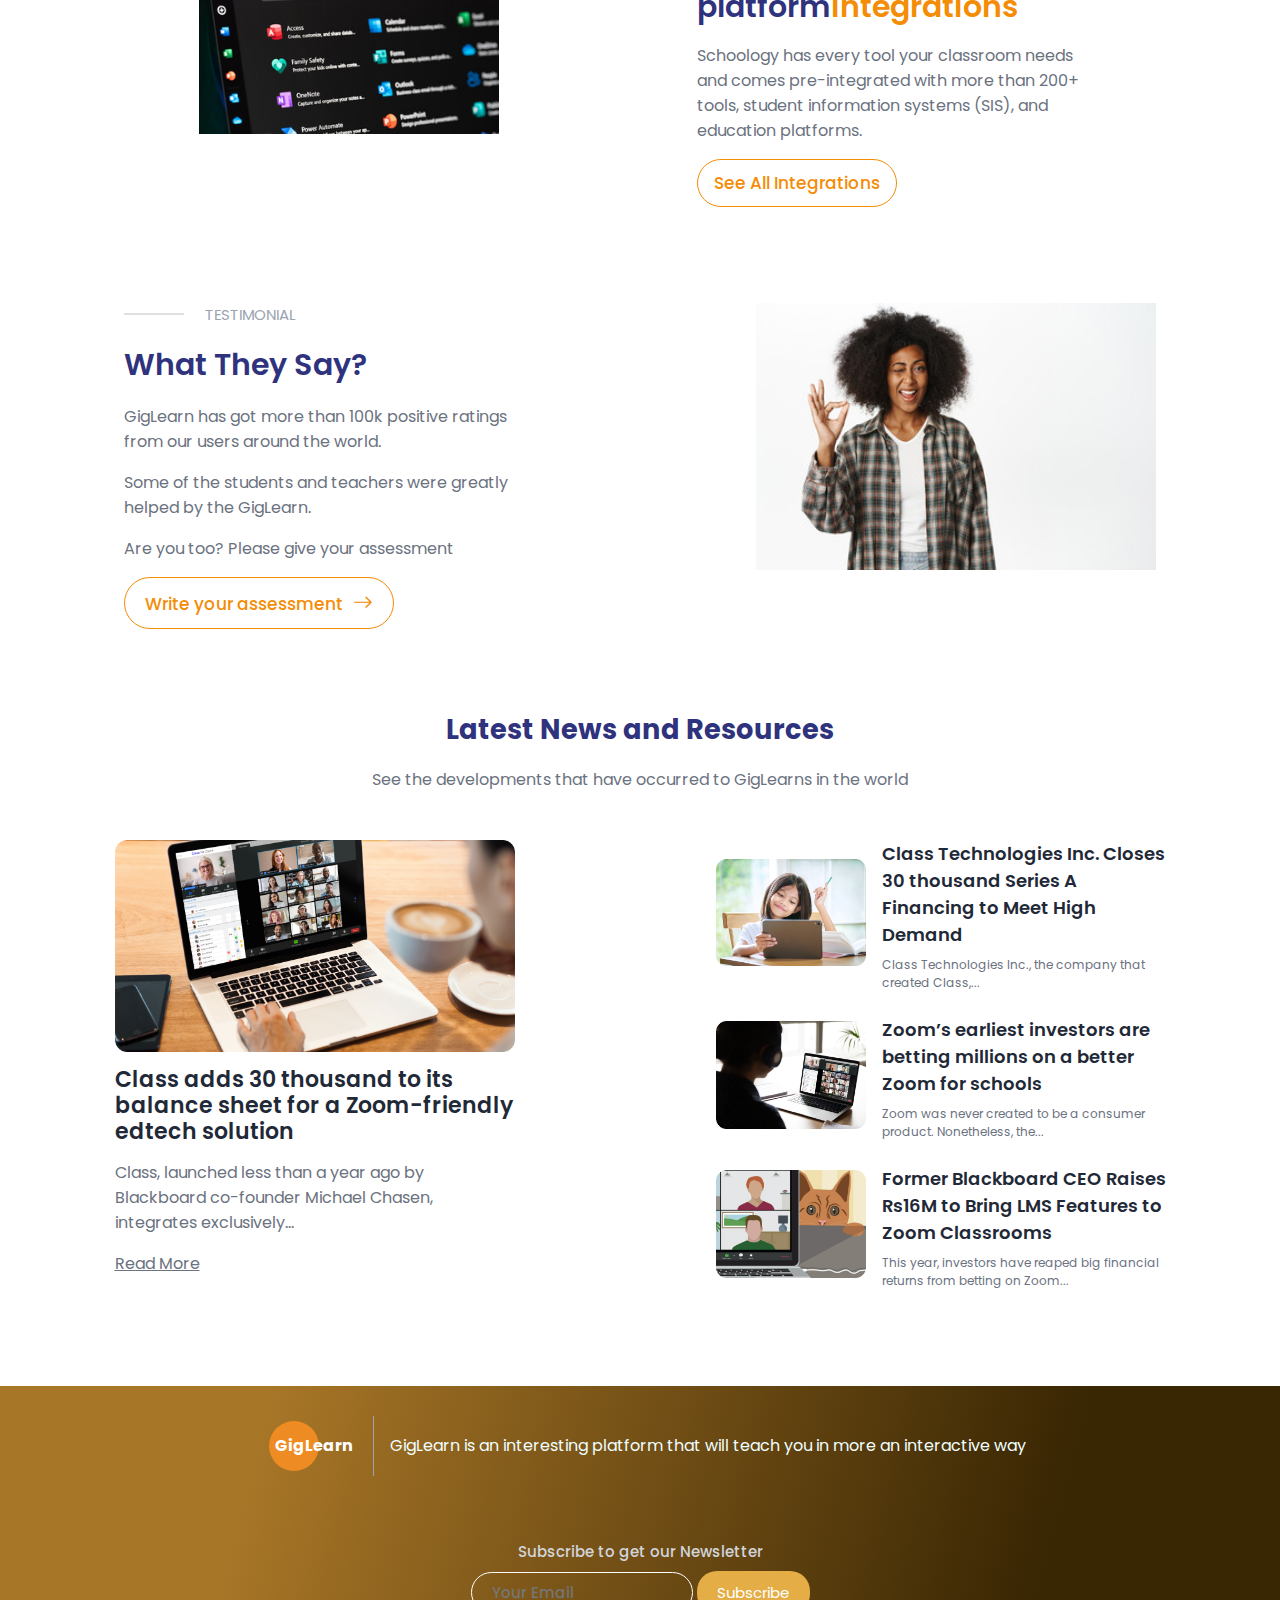
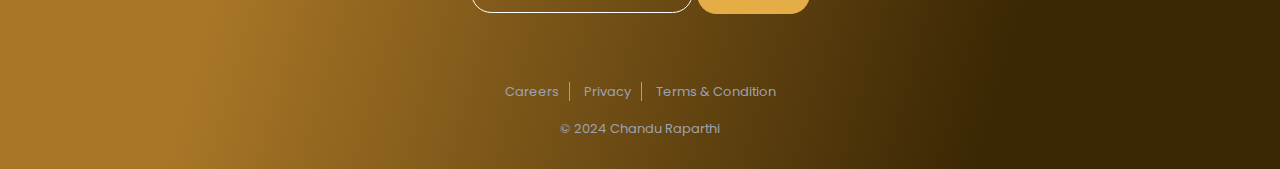
<file: Careers.html>
<!DOCTYPE html>
<html lang="en">
  <head>
    <meta charset="UTF-8" />
    <meta http-equiv="X-UA-Compatible" content="IE=edge" />
    <meta name="viewport" content="width=device-width, initial-scale=1.0" />
    <title>Career | GigLearn - Educational Website</title>
    <link rel="icon" type="image/png" href="/images/favicon.ico" />

    <!-- google font link  -->
    <link
      href="https://fonts.googleapis.com/css2?family=Poppins:wght@400;500;600;700&amp;display=swap"
      rel="stylesheet"
    />

    <!-- custom css file  -->
    <link rel="stylesheet" href="css/style.css" />

    <!-- bootstrap icon link  -->
    <link
      rel="stylesheet"
      href="https://cdn.jsdelivr.net/npm/bootstrap-icons@1.10.5/font/bootstrap-icons.css"
    />
  </head>
  <body>
    <!-- navbar starts  -->
    <header>
      <nav class="navbar bg-cream">
        <div class="logo">
          <div class="square"></div>
          <h4>GigLearn</h4>
        </div>
        <ul class="nav-list">
          <li><a href="index.html">Home</a></li>
          <li><a href="Careers.html">Careers</a></li>
          <li><a href="">Blog</a></li>
          <li><a href="">About Us</a></li>
          <!-- <button class="login">Login</button>
          <button class="signup">Sign Up</button> -->
        </ul>
        <!-- <div class="hamburger">
          <div class="line line-1"></div>
          <div class="line line-2"></div>
          <div class="line lin2-3"></div>
        </div> -->
      </nav>
    </header>

    <!-- hero section starts  -->
    <section class="hero bg-cream">
      <div class="main">
        <div class="hero-content">
          <h2>
            <span>Studying</span> Online is <br />
            now much easier
          </h2>
          <p>
            GigLearn is an interesting platform that will teach you in more an
            interactive way
          </p>
          <div class="buttons">
            <button type="button">Join For Free</button>
          </div>
        </div>
        <div class="img">
          <img style="height: 400px;" src="images/undraw_graduation_re_gthn.svg" alt="" />
        </div>
      </div>
    </section>

    <!-- partner section starts  -->
    <section class="partner">
      <p>Trusted by 1,000+ Companies Worldwide</p>
      <div class="img">
        <img src="images/gigleaz.svg" alt="" />
        <img src="images/gigarcan.svg" alt="" />
        <img src="images/google.svg" alt="" />
        <img src="images/amazon.svg" alt="" />
        <img src="images/facebook.svg" alt="" />
        <img src="images/netflix.svg" alt="" />
      </div>
    </section>

    <!-- feature section starts  -->
    <section class="feature mt-4">
      <div class="heading">
        <h4>All-In-One <span>Cloud Software</span></h4>
        <p>
          GigLearn is one powerful online software suite that combines all the
          tools <br />
          needed to run a successful school or office.
        </p>
      </div>
      <div class="feature-card">
        <div class="card">
          <svg
            viewBox="0 0 33 46"
            fill="none"
            xmlns="http://www.w3.org/2000/svg"
            class="text-white"
          >
            <path
              d="M24.75 23H8.25V28.75H24.75V23ZM32.3984 9.43359L23.9852 0.628906C23.5984 0.224609 23.0742 0 22.5242 0H22V11.5H33V10.952C33 10.3859 32.7852 9.83789 32.3984 9.43359ZM19.25 12.2188V0H2.0625C0.919531 0 0 0.961328 0 2.15625V43.8438C0 45.0387 0.919531 46 2.0625 46H30.9375C32.0805 46 33 45.0387 33 43.8438V14.375H21.3125C20.1781 14.375 19.25 13.4047 19.25 12.2188ZM5.5 6.46875C5.5 6.07164 5.80766 5.75 6.1875 5.75H13.0625C13.4423 5.75 13.75 6.07164 13.75 6.46875V7.90625C13.75 8.30336 13.4423 8.625 13.0625 8.625H6.1875C5.80766 8.625 5.5 8.30336 5.5 7.90625V6.46875ZM5.5 12.2188C5.5 11.8216 5.80766 11.5 6.1875 11.5H13.0625C13.4423 11.5 13.75 11.8216 13.75 12.2188V13.6562C13.75 14.0534 13.4423 14.375 13.0625 14.375H6.1875C5.80766 14.375 5.5 14.0534 5.5 13.6562V12.2188ZM27.5 39.5312C27.5 39.9284 27.1923 40.25 26.8125 40.25H19.9375C19.5577 40.25 19.25 39.9284 19.25 39.5312V38.0938C19.25 37.6966 19.5577 37.375 19.9375 37.375H26.8125C27.1923 37.375 27.5 37.6966 27.5 38.0938V39.5312ZM27.5 21.5625V30.1875C27.5 30.9817 26.8847 31.625 26.125 31.625H6.875C6.11531 31.625 5.5 30.9817 5.5 30.1875V21.5625C5.5 20.7683 6.11531 20.125 6.875 20.125H26.125C26.8847 20.125 27.5 20.7683 27.5 21.5625Z"
              fill="white"
            ></path>
          </svg>
          <h4>Online Billing, Invoicing, & Contracts</h4>
          <p>
            Simple and secure control of your organization’s financial and legal
            transactions. Send customized invoices and contracts
          </p>
        </div>
        <div class="card">
          <svg
            viewBox="0 0 48 48"
            fill="none"
            xmlns="http://www.w3.org/2000/svg"
            class="text-white"
          >
            <path
              d="M12 0C11.0532 0 10.2857 0.767511 10.2857 1.71432V5.14285H13.7142V1.71432C13.7142 0.767511 12.9467 0 12 0Z"
              fill="white"
            ></path>
            <path
              d="M36 0C35.0532 0 34.2856 0.767511 34.2856 1.71432V5.14285H37.7142V1.71432C37.7143 0.767511 36.9468 0 36 0Z"
              fill="white"
            ></path>
            <path
              d="M42.8571 5.14282H37.7143V12C37.7143 12.9468 36.9468 13.7143 36 13.7143C35.0532 13.7143 34.2857 12.9468 34.2857 12V5.14282H13.7142V12C13.7142 12.9468 12.9467 13.7143 11.9999 13.7143C11.0531 13.7143 10.2856 12.9468 10.2856 12V5.14282H5.14285C2.30253 5.14282 0 7.44535 0 10.2857V42.8571C0 45.6974 2.30253 48 5.14285 48H42.8571C45.6975 48 48 45.6974 48 42.8571V10.2857C48 7.44535 45.6975 5.14282 42.8571 5.14282ZM44.5714 42.8571C44.5714 43.8039 43.8039 44.5714 42.857 44.5714H5.14285C4.19605 44.5714 3.42854 43.8039 3.42854 42.8571V20.5714H44.5714V42.8571Z"
              fill="white"
            ></path>
            <path
              d="M13.7142 23.9999H10.2857C9.33889 23.9999 8.57138 24.7674 8.57138 25.7142C8.57138 26.661 9.33889 27.4285 10.2857 27.4285H13.7142C14.661 27.4285 15.4285 26.661 15.4285 25.7142C15.4285 24.7674 14.661 23.9999 13.7142 23.9999Z"
              fill="white"
            ></path>
            <path
              d="M25.7143 23.9999H22.2857C21.3389 23.9999 20.5714 24.7674 20.5714 25.7142C20.5714 26.661 21.3389 27.4285 22.2857 27.4285H25.7143C26.6611 27.4285 27.4286 26.661 27.4286 25.7142C27.4286 24.7674 26.6611 23.9999 25.7143 23.9999Z"
              fill="white"
            ></path>
            <path
              d="M37.7143 23.9999H34.2857C33.3389 23.9999 32.5714 24.7674 32.5714 25.7142C32.5714 26.661 33.3389 27.4285 34.2857 27.4285H37.7143C38.6611 27.4285 39.4286 26.661 39.4286 25.7142C39.4286 24.7674 38.661 23.9999 37.7143 23.9999Z"
              fill="white"
            ></path>
            <path
              d="M13.7142 30.8571H10.2857C9.33889 30.8571 8.57138 31.6246 8.57138 32.5714C8.57138 33.5182 9.33889 34.2857 10.2857 34.2857H13.7142C14.661 34.2857 15.4285 33.5182 15.4285 32.5714C15.4285 31.6246 14.661 30.8571 13.7142 30.8571Z"
              fill="white"
            ></path>
            <path
              d="M25.7143 30.8571H22.2857C21.3389 30.8571 20.5714 31.6246 20.5714 32.5714C20.5714 33.5182 21.3389 34.2857 22.2857 34.2857H25.7143C26.6611 34.2857 27.4286 33.5182 27.4286 32.5714C27.4286 31.6246 26.6611 30.8571 25.7143 30.8571Z"
              fill="white"
            ></path>
            <path
              d="M37.7143 30.8571H34.2857C33.3389 30.8571 32.5714 31.6246 32.5714 32.5714C32.5714 33.5182 33.3389 34.2857 34.2857 34.2857H37.7143C38.6611 34.2857 39.4286 33.5182 39.4286 32.5714C39.4285 31.6246 38.661 30.8571 37.7143 30.8571Z"
              fill="white"
            ></path>
            <path
              d="M13.7142 37.7142H10.2857C9.33889 37.7142 8.57138 38.4817 8.57138 39.4286C8.57138 40.3754 9.33889 41.1428 10.2857 41.1428H13.7142C14.661 41.1428 15.4285 40.3753 15.4285 39.4284C15.4285 38.4816 14.661 37.7142 13.7142 37.7142Z"
              fill="white"
            ></path>
            <path
              d="M25.7143 37.7142H22.2857C21.3389 37.7142 20.5714 38.4817 20.5714 39.4285C20.5714 40.3754 21.3389 41.1429 22.2857 41.1429H25.7143C26.6611 41.1429 27.4286 40.3754 27.4286 39.4285C27.4286 38.4817 26.6611 37.7142 25.7143 37.7142Z"
              fill="white"
            ></path>
            <path
              d="M37.7143 37.7142H34.2857C33.3389 37.7142 32.5714 38.4817 32.5714 39.4285C32.5714 40.3754 33.3389 41.1429 34.2857 41.1429H37.7143C38.6611 41.1429 39.4286 40.3754 39.4286 39.4285C39.4286 38.4817 38.661 37.7142 37.7143 37.7142Z"
              fill="white"
            ></path>
          </svg>
          <h4>Easy Scheduling & Attendance Tracking</h4>
          <p>
            Schedule and reserve classrooms at one campus or multiple campuses.
            Keep detailed records of student attendance
          </p>
        </div>
        <div class="card">
          <svg
            viewBox="0 0 55 44"
            fill="none"
            xmlns="http://www.w3.org/2000/svg"
            class="text-white"
          >
            <path
              d="M8.25 19.25C11.2836 19.25 13.75 16.7836 13.75 13.75C13.75 10.7164 11.2836 8.25 8.25 8.25C5.21641 8.25 2.75 10.7164 2.75 13.75C2.75 16.7836 5.21641 19.25 8.25 19.25ZM46.75 19.25C49.7836 19.25 52.25 16.7836 52.25 13.75C52.25 10.7164 49.7836 8.25 46.75 8.25C43.7164 8.25 41.25 10.7164 41.25 13.75C41.25 16.7836 43.7164 19.25 46.75 19.25ZM49.5 22H44C42.4875 22 41.1211 22.6102 40.1242 23.5984C43.5875 25.4977 46.0453 28.9266 46.5781 33H52.25C53.7711 33 55 31.7711 55 30.25V27.5C55 24.4664 52.5336 22 49.5 22ZM27.5 22C32.8195 22 37.125 17.6945 37.125 12.375C37.125 7.05547 32.8195 2.75 27.5 2.75C22.1805 2.75 17.875 7.05547 17.875 12.375C17.875 17.6945 22.1805 22 27.5 22ZM34.1 24.75H33.3867C31.5992 25.6094 29.6141 26.125 27.5 26.125C25.3859 26.125 23.4094 25.6094 21.6133 24.75H20.9C15.4344 24.75 11 29.1844 11 34.65V37.125C11 39.4023 12.8477 41.25 15.125 41.25H39.875C42.1523 41.25 44 39.4023 44 37.125V34.65C44 29.1844 39.5656 24.75 34.1 24.75ZM14.8758 23.5984C13.8789 22.6102 12.5125 22 11 22H5.5C2.46641 22 0 24.4664 0 27.5V30.25C0 31.7711 1.22891 33 2.75 33H8.41328C8.95469 28.9266 11.4125 25.4977 14.8758 23.5984Z"
              fill="white"
            ></path>
          </svg>
          <h4>Customer Tracking</h4>
          <p>
            Automate and track emails to individuals or groups. GigLearn’s
            built-in system helps organize your organization
          </p>
        </div>
      </div>
    </section>

    <!-- intro section starts  -->
    <section class="intro mt-5">
      <div class="heading">
        <h4>What is <span>GigLearn?</span></h4>
        <p>
          GigLearn is a platform that allows educators to create online classes
          whereby they can store the course materials online; manage
          assignments, quizzes and exams; monitor due dates; grade results and
          provide students with feedback all in one place.
        </p>
      </div>
      <div class="container">
        <div class="instructor platform">
          <h4>FOR INSTRUCTORS</h4>
          <button>Start a class today</button>
        </div>
        <div class="student platform">
          <h4>FOR STUDENT</h4>
          <button>Enter Access code</button>
        </div>
      </div>
    </section>

    <!-- everything section starts -->
    <section class="everything mt-6">
      <div class="main">
        <div class="content">
          <div class="orange-circle"></div>
          <h4>
            Everything you can do in a physical classroom,
            <span>you can do with GigLearn</span>
          </h4>
          <p>
            GigLearn’s school management software helps traditional and online
            schools manage scheduling, attendance, payments and virtual
            classrooms all in one secure cloud-based system.
          </p>
          <a href="">Learn More</a>
        </div>
        <div class="img">
          <div class="blue"></div>
          <div class="orange"></div>
          <img src="images/teaching.webp" alt="" />
          <div class="play">
            <i class="bi bi-play-fill"></i>
          </div>
        </div>
      </div>
    </section>

    <!-- ui section starts  -->
    <section class="user-interface">
      <div class="main">
        <div class="img">
          <img src="images/vcall.png" class="vcall" alt="" />
          <div class="green"></div>
          <div class="blue"></div>
        </div>
        <div class="content">
          <h4>A <span> user interface</span> designed for the classroom</h4>
          <ul class="list">
            <li>
              <svg
                viewBox="0 0 27 26"
                fill="none"
                xmlns="http://www.w3.org/2000/svg"
                class="w-4 h-4"
              >
                <rect
                  width="11.8182"
                  height="11.8182"
                  rx="2"
                  fill="#2F327D"
                ></rect>
                <rect
                  y="14.1816"
                  width="11.8182"
                  height="11.8182"
                  rx="2"
                  fill="#2F327D"
                ></rect>
                <rect
                  x="14.7727"
                  width="11.8182"
                  height="11.8182"
                  rx="2"
                  fill="#2F327D"
                ></rect>
                <rect
                  x="14.7727"
                  y="14.1816"
                  width="11.8182"
                  height="11.8182"
                  rx="2"
                  fill="#F48C06"
                ></rect>
              </svg>
              <p>
                Teachers don’t get lost in the grid view and have a dedicated
                Podium space.
              </p>
            </li>
            <li>
              <svg
                viewBox="0 0 28 26"
                fill="none"
                xmlns="http://www.w3.org/2000/svg"
                class="w-4 h-4"
              >
                <rect
                  x="8"
                  y="6"
                  width="20"
                  height="20"
                  rx="2"
                  fill="#2F327D"></rect>
                <rect
                  width="21.2245"
                  height="21.2245"
                  rx="2"
                  fill="#F48C06"
                ></rect>
              </svg>
              <p>TA’s and presenters can be moved to the front of the class.</p>
            </li>
            <li>
              <svg
                viewBox="0 0 30 26"
                fill="none"
                xmlns="http://www.w3.org/2000/svg"
                class="w-4 h-4"
              >
                <path
                  d="M4.5 11.375C6.15469 11.375 7.5 9.91758 7.5 8.125C7.5 6.33242 6.15469 4.875 4.5 4.875C2.84531 4.875 1.5 6.33242 1.5 8.125C1.5 9.91758 2.84531 11.375 4.5 11.375ZM25.5 11.375C27.1547 11.375 28.5 9.91758 28.5 8.125C28.5 6.33242 27.1547 4.875 25.5 4.875C23.8453 4.875 22.5 6.33242 22.5 8.125C22.5 9.91758 23.8453 11.375 25.5 11.375ZM27 13H24C23.175 13 22.4297 13.3605 21.8859 13.9445C23.775 15.0668 25.1156 17.093 25.4062 19.5H28.5C29.3297 19.5 30 18.7738 30 17.875V16.25C30 14.4574 28.6547 13 27 13ZM15 13C17.9016 13 20.25 10.4559 20.25 7.3125C20.25 4.16914 17.9016 1.625 15 1.625C12.0984 1.625 9.75 4.16914 9.75 7.3125C9.75 10.4559 12.0984 13 15 13ZM18.6 14.625H18.2109C17.2359 15.1328 16.1531 15.4375 15 15.4375C13.8469 15.4375 12.7688 15.1328 11.7891 14.625H11.4C8.41875 14.625 6 17.2453 6 20.475V21.9375C6 23.2832 7.00781 24.375 8.25 24.375H21.75C22.9922 24.375 24 23.2832 24 21.9375V20.475C24 17.2453 21.5812 14.625 18.6 14.625ZM8.11406 13.9445C7.57031 13.3605 6.825 13 6 13H3C1.34531 13 0 14.4574 0 16.25V17.875C0 18.7738 0.670312 19.5 1.5 19.5H4.58906C4.88438 17.093 6.225 15.0668 8.11406 13.9445Z"
                  fill="#2F327D"
                ></path>
              </svg>
              <p>
                Teachers can easily see all students and class data at one time.
              </p>
            </li>
          </ul>
        </div>
      </div>
    </section>

    <!-- tool section starts  -->
    <section class="tool mt-5">
      <div class="main">
        <div class="content">
          <h4><span>Tools</span> For Teachers And Learners</h4>
          <p>
            Class has a dynamic set of teaching tools built to be deployed and
            used during class. Teachers can handout assignments in real-time for
            students to complete and submit.
          </p>
        </div>
        <div class="img">
          <img src="images/girl-with-books.png" alt="" />
        </div>
      </div>
    </section>

    <!-- test section starts  -->
    <section class="test mt-6">
      <div class="main">
        <div class="img">
          <img src="images/true-false.png" alt="" />
        </div>
        <div class="content">
          <h4>Assessments, <span>Quizzes</span>, Tests</h4>
          <p>
            Easily launch live assignments, quizzes, and tests. Student results
            are automatically entered in the online gradebook.
          </p>
        </div>
      </div>
    </section>

    <!-- management section starts  -->
    <section class="management mt-5">
      <div class="main">
        <div class="content">
          <h4><span>Class Management</span> Tools for Educators</h4>
          <p>
            Class provides tools to help run and manage the class such as Class
            Roster, Attendance, and more. With the Gradebook, teachers can
            review and grade tests and quizzes in real-time.
          </p>
        </div>
        <div class="img">
          <img src="images/gradebook.png" alt="" />
        </div>
      </div>
    </section>

    <!-- discussion section starts  -->
    <section class="discussion mt-5">
      <div class="main">
        <div class="img">
          <img src="images/discussion.png" alt="" />
        </div>
        <div class="content">
          <h4>One-on-One<span> Discussions</span></h4>
          <p>
            Teachers and teacher assistants can talk with students privately
            without leaving the Zoom environment.
          </p>
        </div>
      </div>
    </section>
    <div class="btn mt-2">
      <button class="more">See more features</button>
    </div>

    <!-- integration section starts  -->
    <section class="integration mt-6">
      <div class="main">
        <div class="img">
          <img src="images/ms office.jpg" alt="" />
        </div>
        <div class="content">
          <small
            ><div class="line"></div>
            INTEGRATION</small
          >
          <h4>200+ educational tools and platform<span>integrations</span></h4>
          <p>
            Schoology has every tool your classroom needs and comes
            pre-integrated with more than 200+ tools, student information
            systems (SIS), and education platforms.
          </p>
          <button>See All Integrations</button>
        </div>
      </div>
    </section>

    <!-- testimonial section starts  -->
    <section class="testimonial mt-6">
      <div class="main">
        <div class="content">
          <small
            ><div class="line"></div>
            TESTIMONIAL</small
          >
          <h4>What They Say?</h4>
          <p>
            GigLearn has got more than 100k positive ratings from our users
            around the world.
          </p>
          <p>
            Some of the students and teachers were greatly helped by the
            GigLearn.
          </p>
          <p>Are you too? Please give your assessment</p>
          <button>
            Write your assessment<i class="bi bi-arrow-right"></i>
          </button>
        </div>
        <div class="img">
          <img src="images/compliment.jpg" alt="" />
        </div>
      </div>
    </section>

    <!-- blog section starts  -->
    <section class="blog mt-5">
      <div class="heading">
        <h4>Latest News and Resources</h4>
        <p>See the developments that have occurred to GigLearns in the world</p>
      </div>
      <div class="blog-container">
        <div class="main-blog">
          <div class="blog-img">
            <img src="images/laptop-news.png" alt="" />
          </div>
          <div class="blog-content">
            <h4>
              Class adds 30 thousand to its balance sheet for a Zoom-friendly
              edtech solution
            </h4>
            <p>
              Class, launched less than a year ago by Blackboard co-founder
              Michael Chasen, integrates exclusively...
            </p>
            <a href="">Read More</a>
          </div>
        </div>
        <div class="blog-post">
          <div class="post">
            <div class="img">
              <img src="images/children-laptop.png" alt="" />
            </div>
            <div class="blog-content">
              <h4>
                Class Technologies Inc. Closes 30 thousand Series A Financing to
                Meet High Demand
              </h4>
              <p>Class Technologies Inc., the company that created Class,...</p>
            </div>
          </div>
          <div class="post">
            <div class="img">
              <img src="images/girl-laptop.png" alt="" />
            </div>
            <div class="blog-content">
              <h4>
                Zoom’s earliest investors are betting millions on a better Zoom
                for schools
              </h4>
              <p>
                Zoom was never created to be a consumer product. Nonetheless,
                the...
              </p>
            </div>
          </div>
          <div class="post">
            <div class="img">
              <img src="images/cat-laptop.png" alt="" />
            </div>
            <div class="blog-content">
              <h4>
                Former Blackboard CEO Raises Rs16M to Bring LMS Features to Zoom
                Classrooms
              </h4>
              <p>
                This year, investors have reaped big financial returns from
                betting on Zoom...
              </p>
            </div>
          </div>
        </div>
      </div>
    </section>

    <!-- footer section starts  -->
    <footer class="mt-6">
      <div class="edu-logo">
        <div class="logo">
          <div class="square"></div>
          <h4>GigLearn</h4>
        </div>
        <div class="v-line"></div>
        <p style="color: azure">
          GigLearn is an interesting platform that will teach you in more an
          interactive way
        </p>
      </div>
      <div class="subscribe-letter mt-4">
        <h5>Subscribe to get our Newsletter</h5>
        <div class="form">
          <input type="text" placeholder="Your Email" />
          <button>Subscribe</button>
        </div>
      </div>
      <div class="links mt-4">
        <a href="">Careers</a>
        <a href="">Privacy</a>
        <a href="">Terms & Condition</a>
      </div>
      <div class="copyright">
        <p>&copy; 2024 Chandu Raparthi</p>
      </div>
    </footer>

    <script>
      let hamburgerbtn = document.querySelector(".hamburger");
      let nav_list = document.querySelector(".nav-list");
      hamburgerbtn.addEventListener("click", () => {
        hamburgerbtn.classList.toggle("active");
        nav_list.classList.toggle("active");
      });
    </script>
 <button class="back-to-top"><i class="bi bi-arrow-up"></i></button>
     <script src="Js/back-to-top.js"></script>
  </body>
</html>
</file>
<file: css/style.css>
* {
  padding: 0;
  margin: 0;
  font-family: "Poppins", sans-serif;
}
.bg-cream {
  background: linear-gradient(
    105.5deg,
    rgb(225, 194, 145) 19.57%,
    rgb(255, 255, 255) 78.85%
  );
}

.navbar {
  display: flex;
  justify-content: space-between;
  align-items: center;
  padding: 30px 30px;
}

.navbar .logo {
  display: flex;
  align-items: center;
}
.navbar .logo .square {
  background-color: #ee8c23;
  width: 50px;
  height: 50px;
  border-radius: 30px;
  transform: rotate(45deg);
  position: absolute;
}
.navbar .logo h4 {
  font-size: x-large;
  position: relative;
  margin-left: 8px;
  letter-spacing: 2px;
  font-weight: bold;
  color: black;
}

.navbar .nav-list {
  display: flex;
  align-items: center;
  gap: 2rem;
}
.navbar .nav-list li {
  list-style: none;
  font-size: 15px;
}
.navbar .nav-list li a {
  text-decoration: none;
  color: black;
  font-size: larger;
  font-weight: 400;
}

.navbar .nav-list button {
  border: none;
  padding: 10px 40px;
  border-radius: 20px;
  font-size: 15px;
  cursor: pointer;
}
.navbar .nav-list .login {
  background-color: #fff;
}
.navbar .nav-list .signup {
  background-color: #f48c06;
  color: #fff;
}
.hamburger {
  display: none;
  flex-direction: column;
  gap: 5px;
}
.hamburger .line {
  width: 30px;
  height: 3px;
  transition: all 0.3s ease-in-out;
  background-color: black;
  border-radius: 5px;
}
.hamburger .line:nth-child(3) {
  width: 15px;
  margin-left: auto;
}
.hero {
  border-bottom-left-radius: 20%;
  border-bottom-right-radius: 20%;
}
.hero .main {
  display: flex;
  align-items: center;
  padding: 0px 30px;
}
.hero .hero-content {
  display: flex;
  flex-direction: column;
  gap: 1rem;
}
.hero .main .hero-content h2 {
  font-size: 3rem;
  color: #2f327d;
}
.hero .main .hero-content span {
  color: #f48c06;
}
.hero .hero-content p {
  font-size: 25px;
}
.hero .hero-content .buttons {
  display: flex;
  align-items: center;
  gap: 2rem;
}
.hero .hero-content button {
  border: none;
  background-color: #f48c06;
  color: #fff;
  padding: 10px 30px;
  font-size: 20px;
  border-radius: 30px;
  font-weight: 600;
}
.play {
  display: flex;
  align-items: center;
  gap: 1rem;
}
.play a {
  text-decoration: none;
  color: black;
  font-size: 20px;
}
.play i {
  font-size: 30px;
  color: #23bdee;
  background-color: #fff;
  padding: 10px 10px 10px 15px;
  border-radius: 50%;
}
.hero .main .img img {
  height: 700px;
  width: 100%;
}
/* rgba(156,163,175 */
.partner {
  margin-top: 4rem;
}
.partner p {
  text-align: center;
  font-size: 17px;
  font-weight: 500;
  color: rgb(156, 163, 175);
}
.partner .img {
  display: flex;
  flex-wrap: wrap;
  justify-content: center;
  align-items: center;
  gap: 3rem;
  margin-top: 1rem;
}
.partner .img img {
  width: 100px;
}
.mt-4 {
  margin-top: 4rem;
}
.mt-5 {
  margin-top: 5rem;
}
.heading {
  text-align: center;
}
.heading h4 {
  font-size: 1.7rem;
  color: #2f327d;
}
.heading h4 span {
  color: #f48c06;
}
.heading p {
  color: #6b7280;
  margin-top: 1rem;
  padding: 0% 15%;
}
.text-white {
  color: #fff;
}
.feature .feature-card {
  display: flex;
  flex-wrap: wrap;
  justify-content: center;
  gap: 2rem;
  padding: 0px 30px;
  margin-top: 2rem;
}
.feature-card .card {
  padding: 30px 30px;
  text-align: center;
  border: 1px solid #e0e0e0;
  width: 230px;
  /* box-shadow: 2px 2px 15px rgb(217, 216, 216); */
  border-radius: 10px;
  cursor: pointer;
  transition: 0.3s ease-in-out;
}
.feature-card .card:hover {
  background-color: #f3f0eced;
}
.feature-card .card svg {
  width: 50px;
  height: 50px;
}
.feature-card .card:nth-child(1) svg {
  background-color: #5b72ee;
  padding: 15px 5px;
  border-radius: 5px;
}
.feature-card .card:nth-child(2) svg {
  background-color: #f48c06;
  padding: 15px 10px;
  border-radius: 5px;
}
.feature-card .card:nth-child(3) svg {
  background-color: #29b9e7;
  padding: 15px 10px;
  border-radius: 5px;
}
.feature-card .card h4 {
  color: #2f327d;
  font-weight: 600;
  font-size: 20px;
}
.feature-card .card p {
  color: #6b7280;
}

.intro .container {
  display: flex;
  justify-content: center;
  gap: 2rem;
  margin-top: 3rem;
}
.intro .container .instructor {
  background-image: url("/images/tutor.jpg");
  background-repeat: no-repeat;
  background-size: cover;
  height: 280px;
  width: 420px;
  display: flex;
  gap: 1rem;
  flex-direction: column;
  align-items: center;
  justify-content: center;
}
.intro .container .student {
  background-image: url("/images/st1.jpg");
  background-repeat: no-repeat;
  background-size: cover;
  height: 280px;
  width: 420px;
  display: flex;
  gap: 1rem;
  flex-direction: column;
  align-items: center;
  justify-content: center;
}
.intro .platform h4 {
  color: #fff;
}
.intro .instructor button {
  border: 1px solid #fff;
  border-radius: 20px;
  background-color: transparent;
  color: #fff;
  font-weight: 500;
  padding: 10px 30px;
  cursor: pointer;
  transition: 0.3s ease-in-out;
}
.intro .student button {
  border: none;
  background-color: rgba(35, 189, 238, 0.9);
  padding: 10px 30px;
  color: #fff;
  border-radius: 20px;
  cursor: pointer;
  font-weight: 500;
  transition: 0.3s ease-in-out;
}
.intro button:hover {
  transform: scale(1.1, 1.1);
}
.mt-6 {
  margin-top: 6rem;
}
.everything .main {
  display: flex;
  align-items: center;
  justify-content: space-between;
  padding: 0px 30px;
}
.everything .content {
  width: 40%;
  display: flex;
  flex-direction: column;
  gap: 1rem;
  position: relative;
}
.everything .orange-circle {
  width: 50px;
  height: 50px;
  border-radius: 50%;
  background-color: #f48c06;
  position: absolute;
  z-index: -1;
  top: -13px;
  left: -15px;
  animation: flicker 3s infinite ease-in-out;
}
@keyframes flicker {
  0% {
    opacity: 1;
  }
  50% {
    opacity: 0.5;
  }
  100% {
    opacity: 1;
  }
}
.everything .content h4 {
  font-size: 22px;
  color: #2f327d;
  font-weight: 600;
}
.everything .content span {
  color: #f48c06;
}
.everything .content p {
  color: #6b7280;
}
.everything .content a {
  color: #6b7280;
}
.everything .img {
  position: relative;
  z-index: 1;
}
.everything .img img {
  width: 400px;
}
.everything .blue {
  position: absolute;
  top: -15px;
  left: -15px;
  width: 100px;
  height: 100px;
  background-color: #23bdee;
  border-radius: 10px;
  z-index: -1;
  animation: floating 3s infinite ease-in-out;
}
.everything .orange {
  width: 150px;
  height: 150px;
  background-color: #f48c06;
  border-radius: 10px;
  position: absolute;
  bottom: -5px;
  right: -15px;
  z-index: -2;
  animation: floating 3s infinite ease-in-out;
}
.everything .img .play {
  position: absolute;
  top: 38%;
  left: 45%;
}

@keyframes floating {
  0% {
    transform: translateY(0px);
  }
  50% {
    transform: translateY(10px);
  }
  100% {
    transform: translateY(0px);
  }
}

mb-5 {
  margin-bottom: 5rem;
}
.user-interface .main {
  display: flex;
  align-items: center;
  justify-content: space-between;
  padding: 0px 30px;
  margin-top: 9rem;
}
.user-interface .main .img {
  position: relative;
}
.user-interface .main .img img {
  width: 500px;
  animation: floating 3s infinite ease-in-out;
}
.user-interface .green,
.user-interface .blue {
  width: 120px;
  height: 120px;
  border-radius: 50%;
  position: absolute;
}
.user-interface .green {
  background-color: #33efa0;
  top: -15%;
  z-index: -1;
  left: 5%;
  animation: flicker 2s infinite ease-in-out;
}
.user-interface .blue {
  background-color: #5b72ee;
  bottom: 0px;
  z-index: -1;
  right: 20%;
  animation: flicker 2s infinite ease-in-out;
}
.user-interface .content {
  width: 40%;
}
.user-interface .content h4 {
  color: #2f327d;
  font-size: 22px;
  font-weight: 600;
}
.user-interface .content span {
  color: #f48c06;
}
.user-interface .content .list li {
  list-style: none;
  display: flex;
  gap: 1rem;
  margin-top: 1rem;
}
.user-interface .list p {
  color: #6b7280;
}
.user-interface .content .list svg {
  width: 30px;
  background-color: #fff;
  border-radius: 50%;
  padding: 0px 15px;
  box-shadow: 0px 3px 4px #aaa;
}
.user-interface .list svg:nth-child(2),
.user-interface .list svg:nth-child(2) {
  padding: 0px 5px;
}

.tool .main {
  display: flex;
  align-items: center;
  justify-content: space-around;
  padding: 0px 30px;
}
.content {
  width: 30%;
  display: flex;
  flex-direction: column;
  gap: 1rem;
}
.content h4 {
  font-weight: 600;
  color: #2f327d;
  font-size: 30px;
}
.content span {
  color: #f48c06;
}
.content p {
  color: #6b7280;
}
.img img {
  width: 500px;
}

.test .main {
  display: flex;
  align-items: center;
  justify-content: space-evenly;
}
.test .img img {
  width: 400px;
}

.management .main {
  display: flex;
  align-items: center;
  justify-content: space-around;
}

.discussion .main {
  display: flex;
  align-items: center;
  justify-content: space-evenly;
}
.discussion .img img {
  width: 450px;
}
.btn {
  text-align: center;
}
.mt-2 {
  margin-top: 2rem;
}
.more {
  border: 1px solid #f48c06;
  padding: 10px 30px;
  background-color: #fff;
  color: #f48c06;
  border-radius: 20px;
  font-size: 15px;
  font-weight: 500;
  cursor: pointer;
}

.integration .main {
  display: flex;
  align-items: center;
  justify-content: space-evenly;
}
.integration .img img {
  width: 300px;
}
small {
  display: flex;
  align-items: center;
  color: #9ca3af;
  font-size: 15px;
}
.line {
  width: 60px;
  height: 2px;
  background-color: #e0e0e0;
  margin-right: 1.3rem;
}
.integration h4 {
  line-height: 2.5rem;
}
.integration .content button {
  border: 1px solid #f48c06;
  color: #f48c06;
  font-size: 17px;
  font-weight: 500;
  background-color: #fff;
  border-radius: 30px;
  padding: 10px 10px;
  width: 200px;
  cursor: pointer;
  transition: 0.3s ease-in-out;
}

.testimonial .main {
  display: flex;
  justify-content: space-around;
}
.testimonial .img img {
  width: 400px;
}
.testimonial .content button {
  border: 1px solid #f48c06;
  color: #f48c06;
  font-size: 17px;
  font-weight: 500;
  background-color: #fff;
  border-radius: 30px;
  padding: 10px 10px;
  width: 270px;
  cursor: pointer;
  transition: 0.3s ease-in-out;
}
.testimonial button i {
  font-size: 20px;
  margin-left: 10px;
}
.content button:hover {
  transform: scale(1.1, 1.1);
}

.blog .blog-container {
  display: flex;
  justify-content: space-around;
  padding: 0px 30px;
  margin-top: 3rem;
  gap: 2rem;
}
.blog .blog-container .main-blog,
.blog-container .main-blog img {
  width: 400px;
}
.blog-container .main-blog .blog-content {
  display: flex;
  flex-direction: column;
  gap: 1rem;
  margin-top: 0.5rem;
}
.blog-container .main-blog h4 {
  color: #1f2937;
  font-size: 22px;
  font-weight: 600;
  line-height: 1.6rem;
}
.blog-container .main-blog p {
  color: #6b7280;
}
.blog-container .main-blog a {
  color: #6b7280;
}
.blog-container .blog-post {
  display: flex;
  flex-direction: column;
  gap: 1.5rem;
  width: 450px;
}
.blog-container .blog-post .post {
  display: flex;
  align-items: center;
  gap: 1rem;
}
.blog-container .blog-post .img img {
  width: 150px;
}
.blog-post .post .blog-content h4 {
  color: #1f2937;
  font-size: 18px;
  font-weight: 600;
}
.blog-post .post .blog-content p {
  color: #6b7280;
  font-size: 12px;
  margin-top: 0.5rem;
}

footer {
  background: linear-gradient(
    105.5deg,
    rgb(168, 118, 39) 19.57%,
    rgb(57, 38, 3) 78.85%
  );
  text-align: center;
  padding: 30px 20px;
}
footer .logo {
  display: flex;
  justify-content: center;
  align-items: center;
}

footer .logo .square {
  width: 50px;
  position: absolute;
  height: 50px;
  border-radius: 30px;
  transform: rotate(45deg);
  background-color: #ee8c23;
}
footer .logo h4 {
  position: relative;
  top: 0;
  color: #ffffff;
  left: 20px;
}
.v-line {
  width: 1px;
  height: 60px;
  background-color: #9ca3af;
  margin-left: 1.5rem;
}
footer .edu-logo {
  display: flex;
  justify-content: center;
  align-items: center;
  gap: 1rem;
}
.edu-logo span {
  width: 100px;
  color: #fff;
  font-size: 15px;
}

footer .subscribe-letter h5 {
  color: rgb(209, 213, 219);
  font-size: 15px;
  font-weight: 500;
  margin-bottom: 0.5rem;
}
footer .subscribe-letter input {
  border: 1px solid #ffffff;
  background-color: transparent;
  padding: 8px 20px;
  border-radius: 25px;
  width: 180px;
  font-size: 15px;
  font-weight: 500;
}
footer .subscribe-letter button {
  background-color: #e4ad46;
  border: none;
  padding: 10px 20px;
  color: #fff;
  font-size: 15px;
  border-radius: 20px;
  cursor: pointer;
}

footer .links a {
  color: #9ca3af;
  text-decoration: none;
  font-size: 13px;
  padding: 0px 10px;
}
footer .links a:nth-child(1),
footer .links a:nth-child(2) {
  border-right: 1px solid #9ca3af;
}
footer .copyright p {
  color: #9ca3af;
  font-size: 13px;
  margin-top: 1rem;
}

@media only screen and (max-width: 767px) {
  .hamburger {
    display: flex;
  }
  .hamburger.active .line:nth-child(1) {
    transform: translateY(10px) rotate(45deg);
  }
  .hamburger.active .line:nth-child(2) {
    opacity: 0;
  }
  .hamburger.active .line:nth-child(3) {
    width: 30px;
    transform: translateY(-6px) rotate(-45deg);
  }
  .navbar ul {
    position: fixed;
    left: -100%;
    top: 6rem;
    flex-direction: column;
    background: linear-gradient(
    105.5deg,
    rgb(225, 194, 145) 19.57%,
    rgb(255, 255, 255) 78.85%
  );
    width: 100%;
    height: 100vh;
    transition: 0.3s;
    padding-top: 3rem;
  }
  .nav-list.active {
    left: 0;
  }

  .hero .main {
    display: flex;
    flex-direction: column;
    padding-top: 3rem;
  }
  .hero .hero-content {
    text-align: center;
  }
  .hero .hero-content .buttons {
    display: flex;
    flex-direction: column;
  }
  .intro .container {
    display: flex;
    flex-direction: column;
    padding: 0px;
    width: 100%;
  }
  .intro .container .platform {
    width: 350px;
    display: flex;
    text-align: center;
    align-items: center;
    background-size: contain;
    height: 280px;
    margin: auto;
  }

  .main {
    display: flex;
    flex-direction: column;
    gap: 3rem;
  }
  .main .img {
    width: 90%;
  }
  .main .img img {
    width: 100%;
  }
  .everything .content {
    align-self: flex-start;
    width: 80%;
  }
  .user-interface .img {
    width: 90%;
  }
  .user-interface .img img {
    width: 100% !important;
  }
  .user-interface .green,
  .user-interface .blue {
    width: 20%;
    height: 28%;
  }
  .user-interface .main .content {
    align-self: flex-start;
    width: 90%;
  }
  .tool .main .content {
    align-self: flex-start;
    width: 90%;
  }
  .test .main {
    flex-direction: column-reverse;
  }
  .management .main img {
    width: 90%;
  }
  .discussion .main {
    flex-direction: column-reverse;
  }
  .discussion .main .img img {
    padding: 0px 10px;
  }
  .testimonial .main {
    flex-direction: column-reverse;
    padding: 0px 30px;
  }

  .main .content {
    width: 80%;
  }
}

@media only screen and (max-width: 890px) {
  .blog-container {
    flex-direction: column;
  }
  .blog-container .main-blog {
    align-self: center;
    width: 80% !important;
  }
  .blog-container .main-blog img {
    width: 100%;
  }
  .blog-container .blog-post {
    width: 80%;
    align-self: center;
  }
  .blog-container .blog-post img {
    width: 70% !important;
  }
}
@media only screen and (max-width: 567px) {
  .blog-container .blog-post {
    width: 100%;
    /* align-self: center; */
  }
}
@media only screen and (max-width: 420px) {
  .blog-container .blog-post .post h4 {
    font-size: 12px;
  }
}

@media only screen and (max-width: 677px) {
  .blog-container .blog-post img {
    width: 100% !important;
  }
}
@media only screen and (max-width: 380px) {
  footer .subscribe-letter .form {
    display: flex;
    flex-direction: column;
    align-items: center;
    gap: 1rem;
  }
}

.back-to-top {
  position: fixed;
  opacity: 0;
  bottom: 25px;
  color: #fff;
  right: 25px;
  z-index: 2;
  background-color: #e4ad46;
  border-radius: 5px;
  border: none;
  cursor: pointer;
  padding: 15px;
}

.back-to-top.show {
  opacity: 1;
  transition: opacity 1s, transform 2s;
}
</file>
